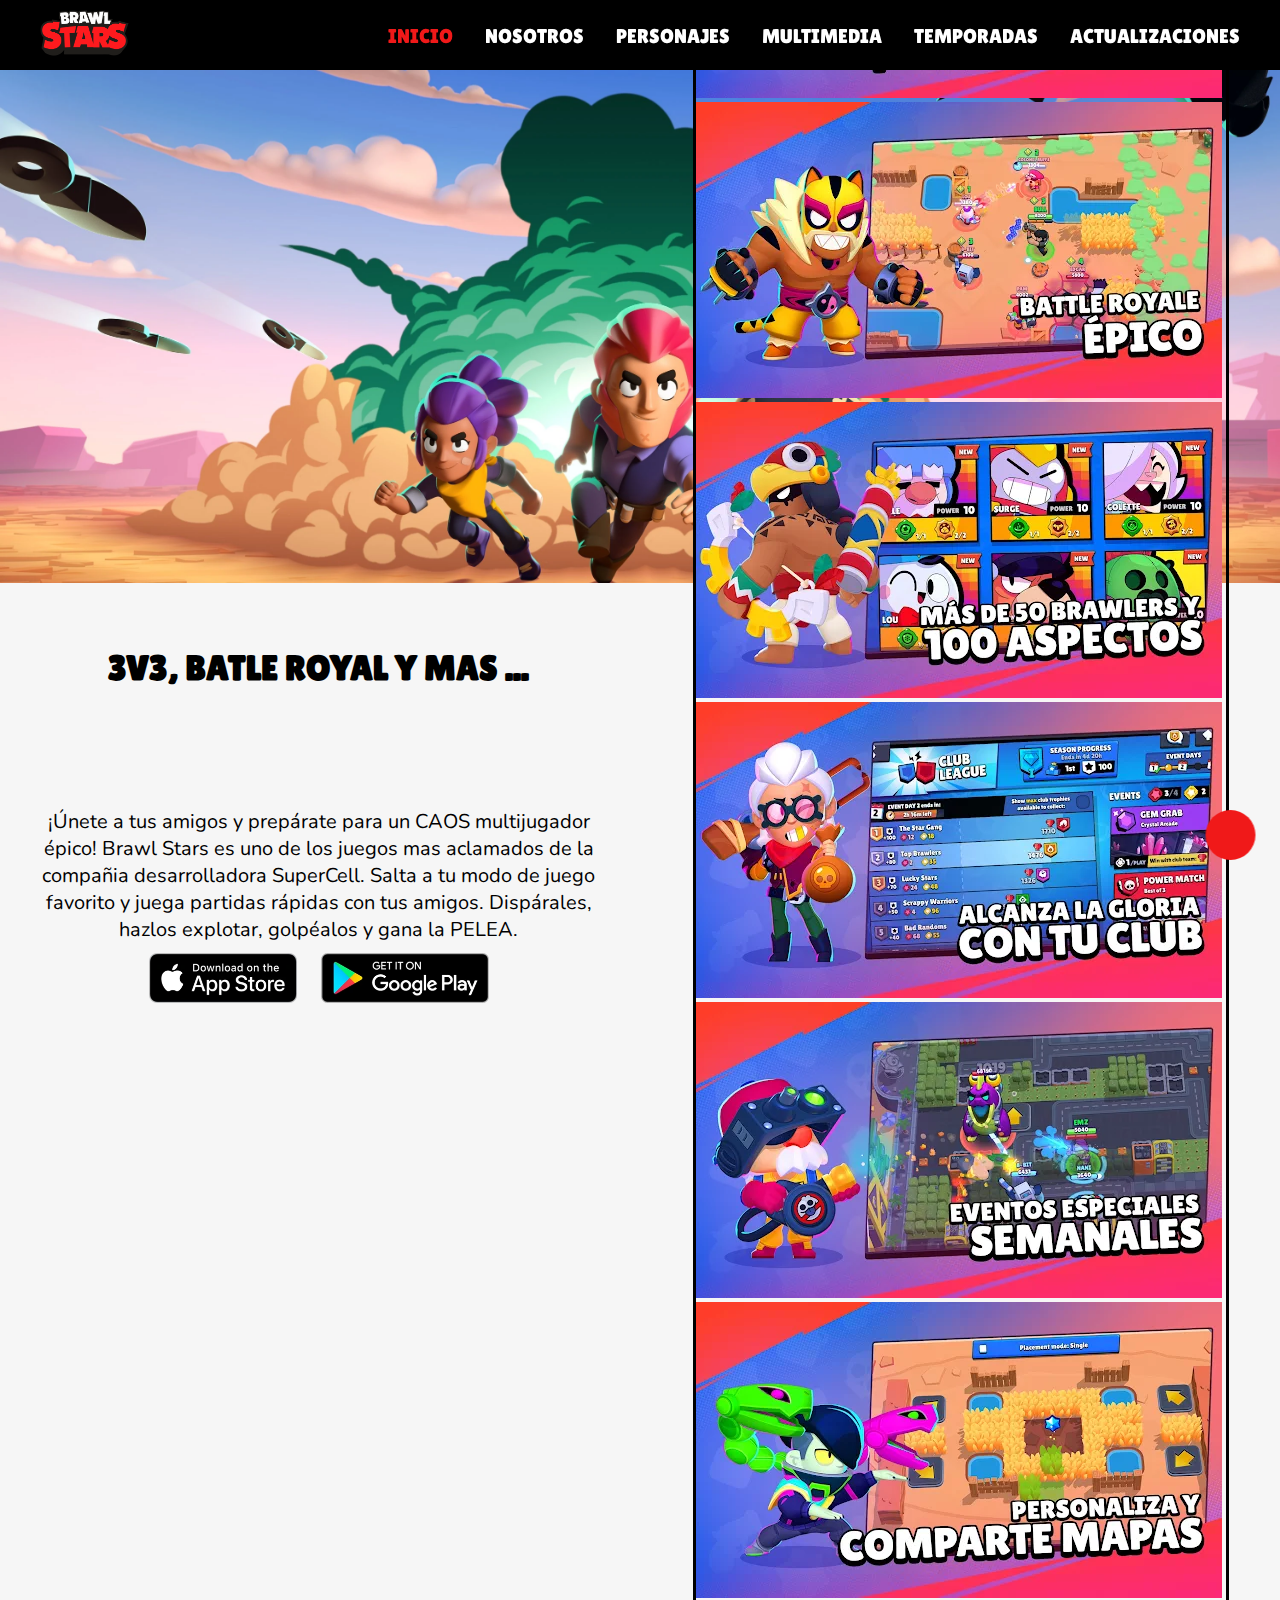
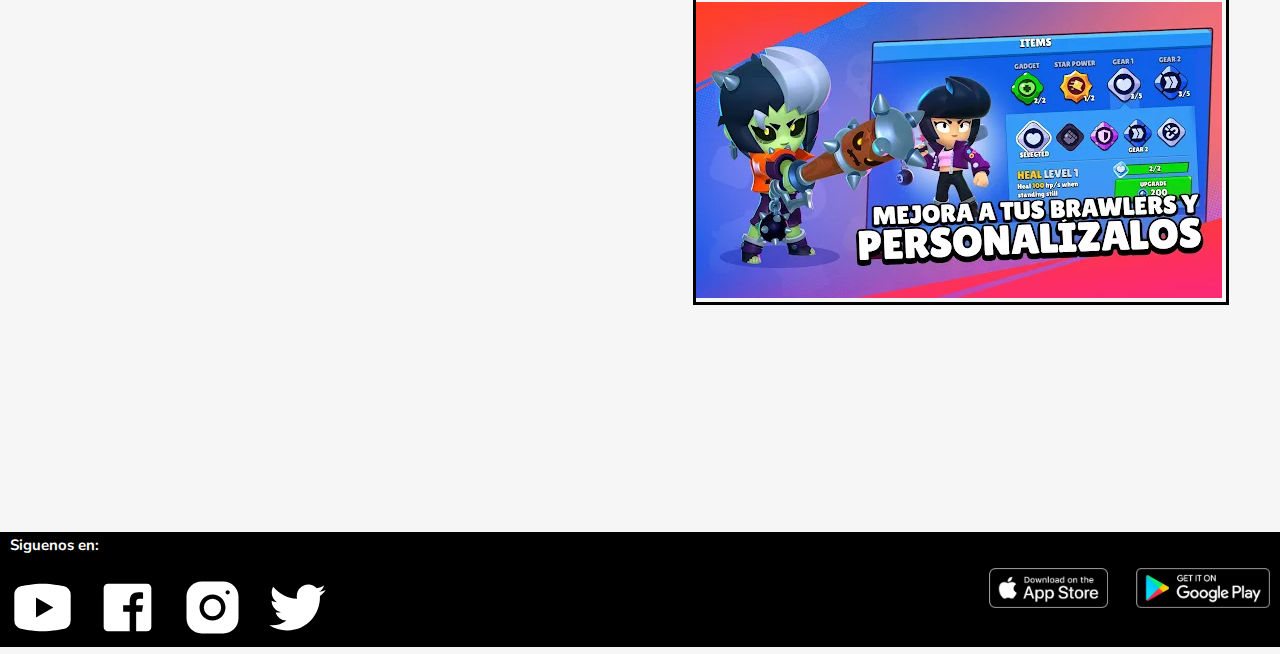
<file: index.html>
<!DOCTYPE html>
<html lang="en">
<head>
    <meta charset="UTF-8">
    <meta http-equiv="X-UA-Compatible" content="IE=edge">
    <meta name="viewport" content="width=device-width, initial-scale=1.0">
    <!-- FONT AWESOME -->
    <link rel="stylesheet" href="https://cdnjs.cloudflare.com/ajax/libs/font-awesome/6.4.0/css/all.min.css" integrity="sha512-iecdLmaskl7CVkqkXNQ/ZH/XLlvWZOJyj7Yy7tcenmpD1ypASozpmT/E0iPtmFIB46ZmdtAc9eNBvH0H/ZpiBw==" crossorigin="anonymous" referrerpolicy="no-referrer" />
    <!-- BOOTSTRAP -->
    <link href="https://cdn.jsdelivr.net/npm/bootstrap@5.0.2/dist/css/bootstrap.min.css" rel="stylesheet" integrity="sha384-EVSTQN3/azprG1Anm3QDgpJLIm9Nao0Yz1ztcQTwFspd3yD65VohhpuuCOmLASjC" crossorigin="anonymous">
    <!-- ANIMATE.CSS -->
    <link rel="stylesheet" href="./css/animate.css">
    <!-- HOVER.CSS -->
    <link rel="stylesheet" href="./css/hover.css">
    <!-- CSS - SASS -->
    <link rel="stylesheet" href="./css/sass.css">
    <!-- WOW.JS -->
    <script src="js/wow.min.js"></script>
        <script>
        new WOW().init();
        </script>
    <title>Brawl Stars</title>
    <link rel="icon" type="image/x-icon" href="./img/favicon-16x16.png">
    <meta name="description" content="Descarga Brawl Stars y conoce todo acerca del juego">
    <meta name="keywords" content="BRAWL, STARS, SUPERCELL, BATTLE, ROYAL, BRAWLERS, ATRAPA GEMAS, SUPERVIVENCIA, BALON BRAWL, CAZAESTELAR, ZONA RESTRINGIDA, ATRACO, MULTIMEDIA, TEMPORADAS, ACTUALIZACIONES">
</head>
<body>
    <!-- BARRA DE NAVEGACION -->
    <header>
        <nav>
            <div><a class="hvr-grow" href="./index.html"><img src="./img/logo-brawl-letras.png" alt="logo del juego brawl stars"></a></div>
            <div><a class="hvr-grow" href="./index.html"><img class="logoBrawl" src="./img/logo-brawl.png" alt="logo del juego brawl stars"></a></div>
            <ul>
                <li><a class="hvr-grow" id="op0" href="index.html">INICIO</a></li>
                <li><a class="hvr-grow" id="op1" href="./pages/nosotros.html">NOSOTROS</a></li>
                <li><a class="hvr-grow" id="op2" href="./pages/personajes.html">PERSONAJES</a></li>
                <li><a class="hvr-grow" id="op3" href="./pages/multimedia.html">MULTIMEDIA</a></li>
                <li><a class="hvr-grow" id="op4" href="./pages/temporadas.html">TEMPORADAS</a></li>
                <li><a class="hvr-grow" id="op5" href="./pages/actualizaciones.html">ACTUALIZACIONES</a></li>
            </ul>
            <!-- BOTON HAMBURGUESA NAVBAR -->
            <div class="toggle_btn"><i class="fa-solid fa-bars" style="color: #ffffff;"></i></div>
        </nav>
        <!-- MENU DESPLEGABLE NAVBAR -->
        <div class="menuDesplegable">
            <li><a href="index.html">INICIO</a></li>
            <li><a href="./pages/nosotros.html">NOSOTROS</a></li>
            <li><a href="./pages/personajes.html">PERSONAJES</a></li>
            <li><a href="./pages/multimedia.html">MULTIMEDIA</a></li>
            <li><a href="./pages/temporadas.html">TEMPORADAS</a></li>
            <li><a href="./pages/actualizaciones.html">ACTUALIZACIONES</a></li>
        </div>
    </header>
    <script>
        const toggleBtn = document.querySelector('.toggle_btn')
        const toggleBtnIcon = document.querySelector('.toggle_btn i')
        const menuDespliegue = document.querySelector('.menuDesplegable')

        toggleBtn.onclick = function (){
            menuDespliegue.classList.toggle('open')
            const isOpen = menuDespliegue.classList.contains('open')

            toggleBtnIcon.classList = isOpen
            ? 'fa-solid fa-xmark'
            : 'fa-solid fa-bars'
        }
    </script>
    <!-- SUMARIO -->
    <section class="barraSumario">
        <!-- BOTON DEL SUMARIO -->
        <div class="botonSumario hvr-rectangle-out"><i class="fa-solid fa-book" style="color: #ffffff;"></i></div>
    </section>
    <!-- MENU DESPLEGABLE SUMARIO -->
    <div class="sumarioDesplegable">
        <li><a href="#titlePrinc">3V3, BATLE ROYAL Y MAS ...</a></li>
        <li><a href="#title2">SIEMPRE AL DIA</a></li>
        <li><a href="#title3">CONOCE MAS</a></li>
    </div>
    <script>
        const botonSum = document.querySelector('.botonSumario')
        const botonSumIcon = document.querySelector('.botonSumario i')
        const sumDespliegue = document.querySelector('.sumarioDesplegable')

        botonSum.onclick = function (){
            sumDespliegue.classList.toggle('open')
            const isOpen = sumDespliegue.classList.contains('open')

            botonSumIcon.classList = isOpen
            ? 'fa-solid fa-xmark'
            : 'fa-solid fa-book'
        }
    </script>
    <!-- MAIN -->
    <main>
        <div class="contPortada"><img class="portada" src="./img/portada3-brawl.jpg" alt="portada del juego brawl stars"></div>
        <section class="contenedorMain wow fadeInUpBig">
            <h1 id="titlePrinc" class="contMain tituloMain">3V3, BATLE ROYAL Y MAS ...</h1>
            <section class="contMain contenidoMain">
                <p class="parrafoMain">
                    ¡Únete a tus amigos y prepárate para un CAOS multijugador épico!
                    Brawl Stars es uno de los juegos mas aclamados de la compañia desarrolladora SuperCell. 
                    Salta a tu modo de juego favorito y juega partidas rápidas con tus amigos. 
                    Dispárales, hazlos explotar, golpéalos y gana la PELEA.<br>
                    <a target="_blank" href="https://apps.apple.com/us/app/brawl-stars/id1229016807">
                        <img class="descargasP hvr-grow-shadow" src="./img/app-store-link.webp" alt="redirección a la app store">
                    </a>
                    <a target="_blank" href="https://play.google.com/store/apps/details?id=com.supercell.brawlstars&hl=en">
                        <img class="descargasP hvr-grow-shadow" src="./img/google-play-link.webp" alt="redirección a la play store">
                    </a>
                </p>
            </section>
            <!-- CAROUSEL BOOTSTRAP -->
            <section class="contMain carouselMain">
                <div id="carouselExampleIndicators" class="carousel carousel-dark slide" data-bs-ride="carousel">
                    <div class="carousel-indicators">
                        <button type="button" data-bs-target="#carouselExampleIndicators" data-bs-slide-to="0" class="active" aria-current="true" aria-label="Slide 1"></button>
                        <button type="button" data-bs-target="#carouselExampleIndicators" data-bs-slide-to="1" aria-label="Slide 2"></button>
                        <button type="button" data-bs-target="#carouselExampleIndicators" data-bs-slide-to="2" aria-label="Slide 3"></button>
                        <button type="button" data-bs-target="#carouselExampleIndicators" data-bs-slide-to="3" aria-label="Slide 4"></button>
                        <button type="button" data-bs-target="#carouselExampleIndicators" data-bs-slide-to="4" aria-label="Slide 5"></button>
                        <button type="button" data-bs-target="#carouselExampleIndicators" data-bs-slide-to="5" aria-label="Slide 6"></button>
                        <button type="button" data-bs-target="#carouselExampleIndicators" data-bs-slide-to="6" aria-label="Slide 7"></button>
                    </div>
                    <div class="carousel-inner">
                        <div class="carousel-item active" data-bs-interval="5000">
                            <img src="./img/balon-brawl.webp" class="d-block w-100" alt="modo de juego balon brawl">
                        </div>
                        <div class="carousel-item" data-bs-interval="5000">
                            <img src="./img/battle-royal.webp" class="d-block w-100" alt="modo de juego battle royal">
                        </div>
                        <div class="carousel-item" data-bs-interval="5000">
                            <img src="./img/brawlers.webp" class="d-block w-100" alt="muchos brawlers y aspectos">
                        </div>
                        <div class="carousel-item" data-bs-interval="5000">
                            <img src="./img/clubs.webp" class="d-block w-100" alt="clubs">
                        </div>
                        <div class="carousel-item" data-bs-interval="5000">
                            <img src="./img/eventos-semanales.webp" class="d-block w-100" alt="eventos semanales">
                        </div>
                        <div class="carousel-item" data-bs-interval="5000">
                            <img src="./img/mapas-perzonalizados.webp" class="d-block w-100" alt="mapas personalizados">
                        </div>
                        <div class="carousel-item" data-bs-interval="5000">
                            <img src="./img/perzonalizar-brawl.webp" class="d-block w-100" alt="personalizar brawlers">
                        </div>
                    </div>
                </div>
            </section>
        </section>
    </main>

    <section class="contenedorNews wow fadeInUpBig">
        <div class="gimageNews"><img class="imageNews" src="./img/news-brawl.webp" alt="noticias dentro del juego"></div>
        <section class="textoNews">
            <h2 id="title2" class="tituloNews">SIEMPRE AL DIA</h2>
            <p class="parrafoNews">
                Para mantenerte al tanto de Brawl Stars, no pierdas de vista la sección de noticias del juego. 
                Síguenos en las redes sociales para conocer las últimas charlas y 
                adelantos sobre en qué está trabajando el equipo. No seas un extraño y únete a la conversación.
            </p>
        </section>
    </section>

    <article class="contenedorConoce wow fadeInUpBig">
        <img class="superCell" src="./img/supercell.webp" alt="portada de supercell">
        <div class="centrado">
            <h2 id="title3" class="tituloConoce">CONOCE MAS</h2>
            <p class="parrafoConoce">
                Si quieres conoces mas juegos divertidos,
                sigue en todas sus redes sociales a SuperCell y enterate de todo lo nuevo que desarrolla.
            </p>
        </div>
        <img class="superCell2" src="./img/supercell3.png" alt="portada de supercell">
    </article>
    <footer>
        <article>
            <h3>Siguenos en:</h3>
            <div class="allRedes">
                <a target="_blank" href="https://www.youtube.com/@BrawlStars">
                    <img class="redes1" src="./img/logo-youtube-blanco.svg" alt="logo de youtube">
                </a>
                <a target="_blank" href="https://www.facebook.com/brawlstarsspanish">
                    <img class="redes1" src="./img/logo-facebook-blanco.svg" alt="logo de facebook">
                </a>
                <a target="_blank" href="https://www.instagram.com/brawlstars/">
                    <img class="redes1" src="./img/logo-instagram-blanco.svg" alt="logo de instagram">
                </a>
                <a target="_blank" href="https://twitter.com/BrawlStarsES">
                    <img class="redes1" src="./img/logo-twitter-blanco.svg" alt="logo de twiter">
                </a>
            </div>
        </article>
        <article class="descargar">
            <a target="_blank" href="https://apps.apple.com/us/app/brawl-stars/id1229016807">
                <img class="descargas" src="./img/app-store-link.webp" alt="descargar desde la app store">
            </a>
            <a target="_blank" href="https://play.google.com/store/apps/details?id=com.supercell.brawlstars&hl=en">
                <img class="descargas" src="./img/google-play-link.webp" alt="descargar desde la play store">
            </a>
        </article>
    </footer>
    <script src="https://cdn.jsdelivr.net/npm/bootstrap@5.0.2/dist/js/bootstrap.bundle.min.js" integrity="sha384-MrcW6ZMFYlzcLA8Nl+NtUVF0sA7MsXsP1UyJoMp4YLEuNSfAP+JcXn/tWtIaxVXM" crossorigin="anonymous"></script>
    <script type="text/javascript">
        window.onload = function(){
            document.getElementById("op0").style.color = "#f01919";
        }
    </script>
</body>
</html>
</file>
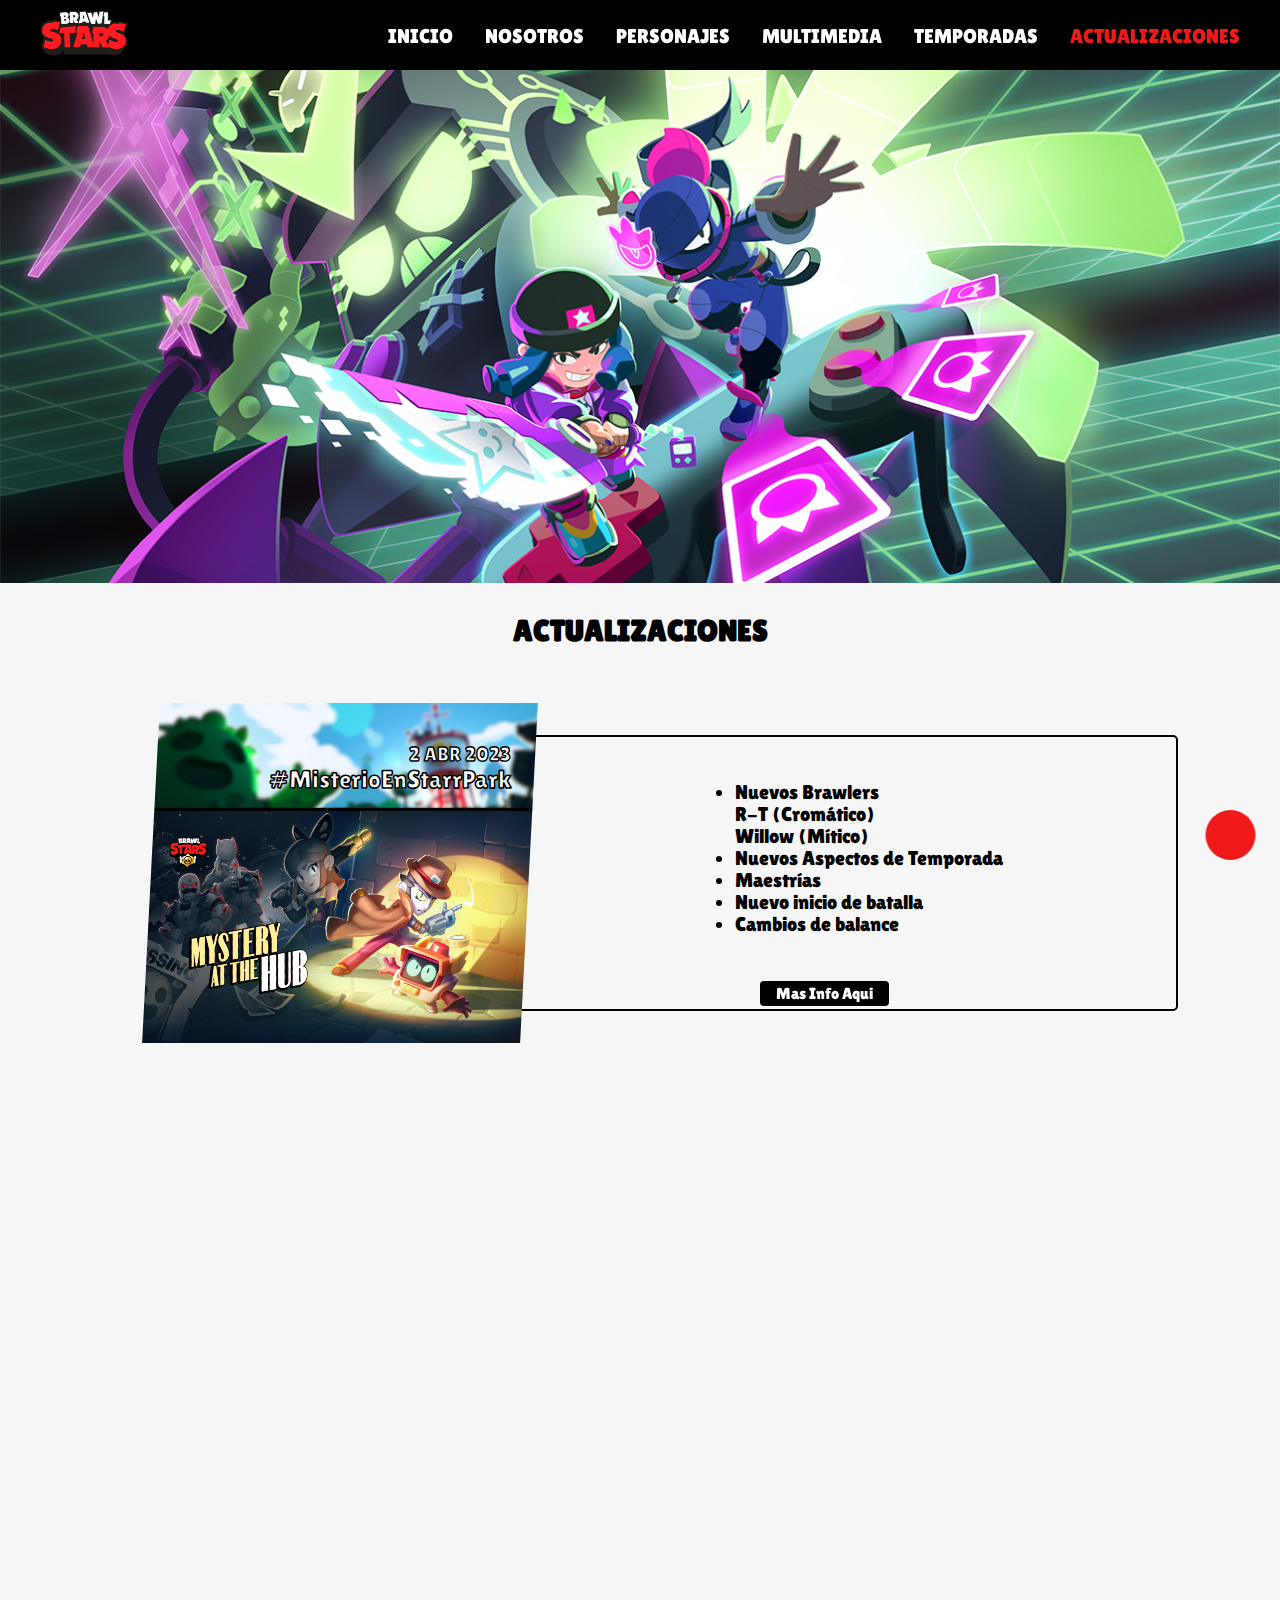
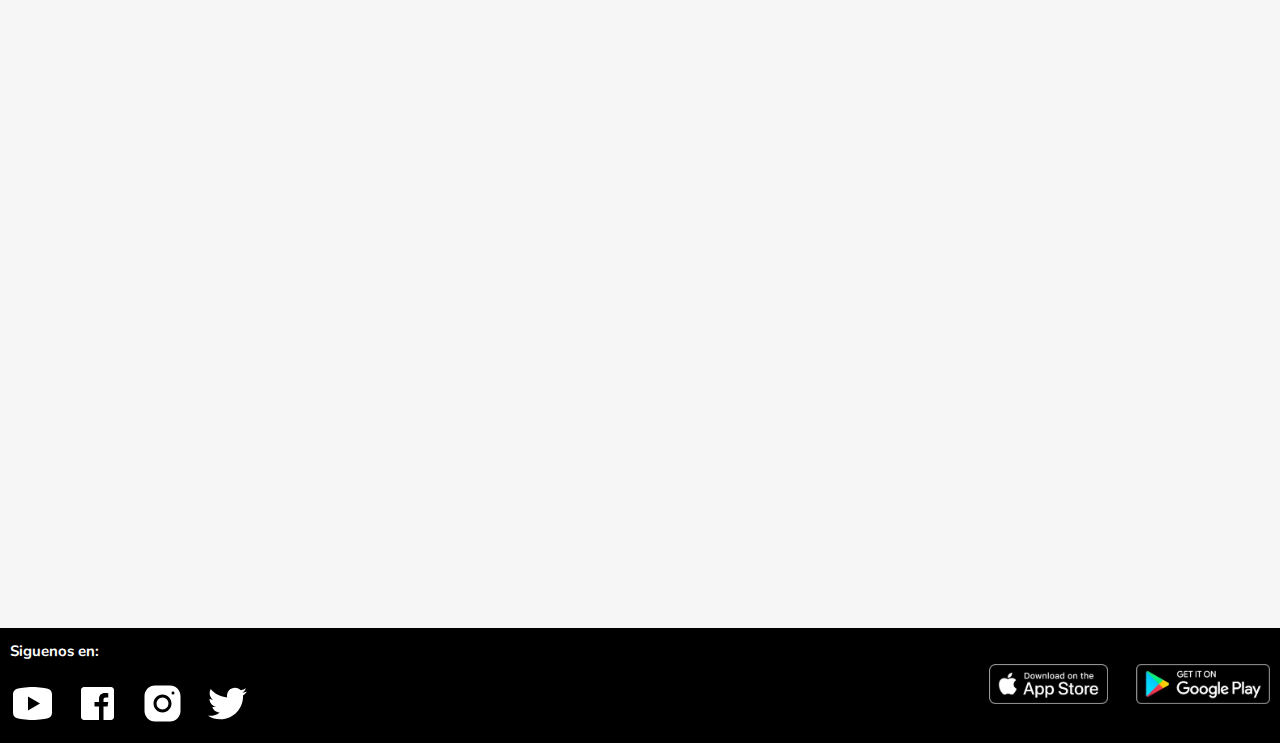
<file: pages/actualizaciones.html>
<!DOCTYPE html>
<html lang="en">
<head>
    <meta charset="UTF-8">
    <meta http-equiv="X-UA-Compatible" content="IE=edge">
    <meta name="viewport" content="width=device-width, initial-scale=1.0">
    <!-- FONT AWESOME -->
    <link rel="stylesheet" href="https://cdnjs.cloudflare.com/ajax/libs/font-awesome/6.4.0/css/all.min.css" integrity="sha512-iecdLmaskl7CVkqkXNQ/ZH/XLlvWZOJyj7Yy7tcenmpD1ypASozpmT/E0iPtmFIB46ZmdtAc9eNBvH0H/ZpiBw==" crossorigin="anonymous" referrerpolicy="no-referrer" />
    <!-- ANIMATE.CSS -->
    <link rel="stylesheet" href="../css/animate.css">
    <!-- HOVER.CSS -->
    <link rel="stylesheet" href="../css/hover.css">
    <!-- CSS - SASS -->
    <link rel="stylesheet" href="../css/sass.css">
    <!-- WOW.JS -->
    <script src="../js/wow.min.js"></script>
        <script>
        new WOW().init();
        </script>
    <title>Brawl Stars | Actualizaciones</title>
    <link rel="icon" type="image/x-icon" href="../img/favicon-16x16.png">
    <meta name="description" content="Descarga Brawl Stars y conoce todo acerca del juego">
    <meta name="keywords" content="BRAWL, STARS, SUPERCELL, BATTLE, ROYAL, BRAWLERS, ATRAPA GEMAS, SUPERVIVENCIA, BALON BRAWL, CAZAESTELAR, ZONA RESTRINGIDA, ATRACO, MULTIMEDIA, TEMPORADAS, ACTUALIZACIONES">
</head>
<body>
    <!-- BARRA DE NAVEGACION -->
    <header>
        <nav>
            <div><a class="hvr-grow" href="../index.html"><img src="../img/logo-brawl-letras.png" alt="logo del juego brawl stars"></a></div>
            <div><a class="hvr-grow" href="../index.html"><img class="logoBrawl" src="../img/logo-brawl.png" alt="logo del juego brawl stars"></a></div>
            <ul>
                <li><a class="hvr-grow" id="op0" href="../index.html">INICIO</a></li>
                <li><a class="hvr-grow" id="op1" href="./nosotros.html">NOSOTROS</a></li>
                <li><a class="hvr-grow" id="op2" href="./personajes.html">PERSONAJES</a></li>
                <li><a class="hvr-grow" id="op3" href="./multimedia.html">MULTIMEDIA</a></li>
                <li><a class="hvr-grow" id="op4" href="./temporadas.html">TEMPORADAS</a></li>
                <li><a class="hvr-grow" id="op5" href="./actualizaciones.html">ACTUALIZACIONES</a></li>
            </ul>
            <!-- BOTON HAMBURGUESA NAVBAR -->
            <div class="toggle_btn"><i class="fa-solid fa-bars" style="color: #ffffff;"></i></div>
        </nav>
        <!-- MENU DESPLEGABLE NAVBAR -->
        <div class="menuDesplegable">
            <li><a href="../index.html">INICIO</a></li>
            <li><a href="./nosotros.html">NOSOTROS</a></li>
            <li><a href="./personajes.html">PERSONAJES</a></li>
            <li><a href="./multimedia.html">MULTIMEDIA</a></li>
            <li><a href="./temporadas.html">TEMPORADAS</a></li>
            <li><a href="./actualizaciones.html">ACTUALIZACIONES</a></li>
        </div>
    </header> 
    <script>
        const toggleBtn = document.querySelector('.toggle_btn')
        const toggleBtnIcon = document.querySelector('.toggle_btn i')
        const menuDespliegue = document.querySelector('.menuDesplegable')

        toggleBtn.onclick = function (){
            menuDespliegue.classList.toggle('open')
            const isOpen = menuDespliegue.classList.contains('open')

            toggleBtnIcon.classList = isOpen
            ? 'fa-solid fa-xmark'
            : 'fa-solid fa-bars'
        }
    </script>
    <!-- SUMARIO -->
    <section class="barraSumario">
        <!-- BOTON DEL SUMARIO -->
        <div class="botonSumario hvr-rectangle-out"><i class="fa-solid fa-book" style="color: #ffffff;"></i></div>
    </section>
    <!-- MENU DESPLEGABLE SUMARIO -->
    <div class="sumarioDesplegable">
        <li><a href="#titlePrinc">ACTUALIZACIONES</a>
            <ul>
                <li><a href="#temp17">#MisterioEnStarrPark - 2 ABR 2023</a></li>
                <li><a href="#temp16">#Chuchelandia - 26 ENE 2023</a></li>
                <li><a href="#temp15">#EstaciónFantasmal - 15 NOV 2022</a></li>
                <li><a href="#temp14">#LaFábricaDeRobots - 19 SEPT 2022</a></li>
            </ul>
        </li>
    </div>
    <script>
        const botonSum = document.querySelector('.botonSumario')
        const botonSumIcon = document.querySelector('.botonSumario i')
        const sumDespliegue = document.querySelector('.sumarioDesplegable')

        botonSum.onclick = function (){
            sumDespliegue.classList.toggle('open')
            const isOpen = sumDespliegue.classList.contains('open')

            botonSumIcon.classList = isOpen
            ? 'fa-solid fa-xmark'
            : 'fa-solid fa-book'
        }
    </script>
    <main>
        <div class="contPortada"><img class="portada" src="../img/loading_screen_05.png.png" alt="portada de actualizaciones"></div>
        <h1 id="titlePrinc">ACTUALIZACIONES</h1>
    </main>

    <section class="contActualizaciones">
        <div class="contAct diecisiete wow fadeInLeft">
            <div class="imageAct">
                <div class="tituloAct">
                    <h4 id="temp17">2 ABR 2023</h4>
                    <h4 class="nombreAct">#MisterioEnStarrPark</h4>
                </div>
                <div class="bannerAct"><img src="../img/temp17act.png" alt="temporada misterios en star park"></div>
            </div>
            <div class="infoAct">
                <ul>
                    <li>Nuevos Brawlers<br>R-T (Cromático)<br>Willow (Mítico)</li>
                    <li>Nuevos Aspectos de Temporada</li>
                    <li>Maestrías</li>
                    <li>Nuevo inicio de batalla</li>
                    <li>Cambios de balance</li>
                </ul>
                <div class="contButton"><a target="_blank" href="https://supercell.com/en/games/brawlstars/es/blog/release-notes/misterioenstarrpark-notas-de-actualizacion/" class="button hvr-sweep-to-right">Mas Info Aqui</a></div>
            </div>
        </div>
        <div class="contAct dieciseis wow fadeInRight">
            <div class="imageAct">
                <div class="tituloAct">
                    <h4 id="temp16">
                        26 ENE 2023
                    </h4>
                    <h4 class="nombreAct">
                        #Chuchelandia
                    </h4>
                </div>
                <div class="bannerAct">
                    <img src="../img/temp16act.png" alt="temporada chuchelandia">
                </div>
            </div>
            <div class="infoAct">
                <ul>
                    <li>Nuevos Brawlers<br> Mandy (Cromático) <br>Gray (Mítico) <br>Chester (Legendario)</li>
                    <li>Nuevos Aspectos de Temporada</li>
                    <li>Brawlidad Siniestra</li>
                    <li>Año Nuevo lunar del 2023</li>
                    <li>Camino Starr</li>
                    <li>Cambios de balance</li>
                </ul>
                <div class="contButton">
                    <a target="_blank" href="https://supercell.com/en/games/brawlstars/es/blog/release-notes/chuchelandia-notas-de-actualizaci%C3%B3n/" class="button hvr-sweep-to-right">Mas Info Aqui</a>
                </div>
            </div>
        </div>
        <div class="contAct quince wow fadeInLeft">
            <div class="imageAct">
                <div class="tituloAct">
                    <h4 id="temp15">
                        15 NOV 2022
                    </h4>
                    <h4 class="nombreAct">
                        #EstaciónFantasmal
                    </h4>
                </div>
                <div class="bannerAct">
                    <img src="../img/temp15act.png" alt="temporada estación fantasmal">
                </div>
            </div>
            <div class="infoAct">
                <ul>
                    <li>Nuevo Brawler<br> Buster (Cromático)</li>
                    <li>Nuevos Aspectos de Temporada</li>
                    <li>Cambios de los refuerzos</li>
                    <li>Sistema de Reportes - 1.0</li>
                    <li>Cambios de balance</li>
                </ul>
                <div class="contButton">
                    <a target="_blank" href="https://supercell.com/en/games/brawlstars/es/blog/release-notes/estaci%C3%B3nfantasmal-notas-de-actualizaci%C3%B3n/" class="button hvr-sweep-to-right">Mas Info Aqui</a>
                </div>
            </div>
        </div>
        <div class="contAct catorce wow fadeInRight">
            <div class="imageAct">
                <div class="tituloAct">
                    <h4 id="temp14">
                        19 SEPT 2022
                    </h4>
                    <h4 class="nombreAct">
                        #LaFábricaDeRobots
                    </h4>
                </div>
                <div class="bannerAct">
                    <img src="../img/temp14act.png" alt="temporada fábrica de robots">
                </div>
            </div>
            <div class="infoAct">
                <ul>
                    <li>Nuevos Brawlers<br> Sam (Cromático) <br> Gus (Super Especial)</li>
                    <li>Nuevos Aspectos de Temporada</li>
                    <li>Nuevos gadgets</li>
                    <li>Nuevas reacciones animadas</li>
                    <li>Cambios de balance</li>
                </ul>
                <div class="contButton">
                    <a target="_blank" href="https://supercell.com/en/games/brawlstars/es/blog/release-notes/f%C3%A1bricaderobots-notas-de-actualizaci%C3%B3n-1/" class="button hvr-sweep-to-right">Mas Info Aqui</a>
                </div>
            </div>
        </div>
    </section>

    <footer>
        <article>
            <h3>
                Siguenos en:
            </h3>
            <div class="allRedes">
                <a target="_blank" href="https://www.youtube.com/@BrawlStars">
                    <img class="redes2" src="../img/logo-youtube-blanco.svg" alt="logo de youtube">
                </a>
                <a target="_blank" href="https://www.facebook.com/brawlstarsspanish">
                    <img class="redes2" src="../img/logo-facebook-blanco.svg" alt="logo de facebook">
                </a>
                <a target="_blank" href="https://www.instagram.com/brawlstars/">
                    <img class="redes2" src="../img/logo-instagram-blanco.svg" alt="logo de instagram">
                </a>
                <a target="_blank" href="https://twitter.com/BrawlStarsES">
                    <img class="redes2" src="../img/logo-twitter-blanco.svg" alt="logo de twiter">
                </a>
            </div>    
        </article>
        <article class="descargar">
            <a target="_blank" href="https://apps.apple.com/us/app/brawl-stars/id1229016807">
                <img class="descargas" src="../img/app-store-link.webp" alt="descargar desde la app store">
            </a>
            <a target="_blank" href="https://play.google.com/store/apps/details?id=com.supercell.brawlstars&hl=en">
                <img class="descargas" src="../img/google-play-link.webp" alt="descargar desde la play store">
            </a>
        </article>
    </footer>
    <script type="text/javascript">
        window.onload = function(){
            document.getElementById("op5").style.color = "#f01919";
        }
    </script>
</body>
</html>
</file>
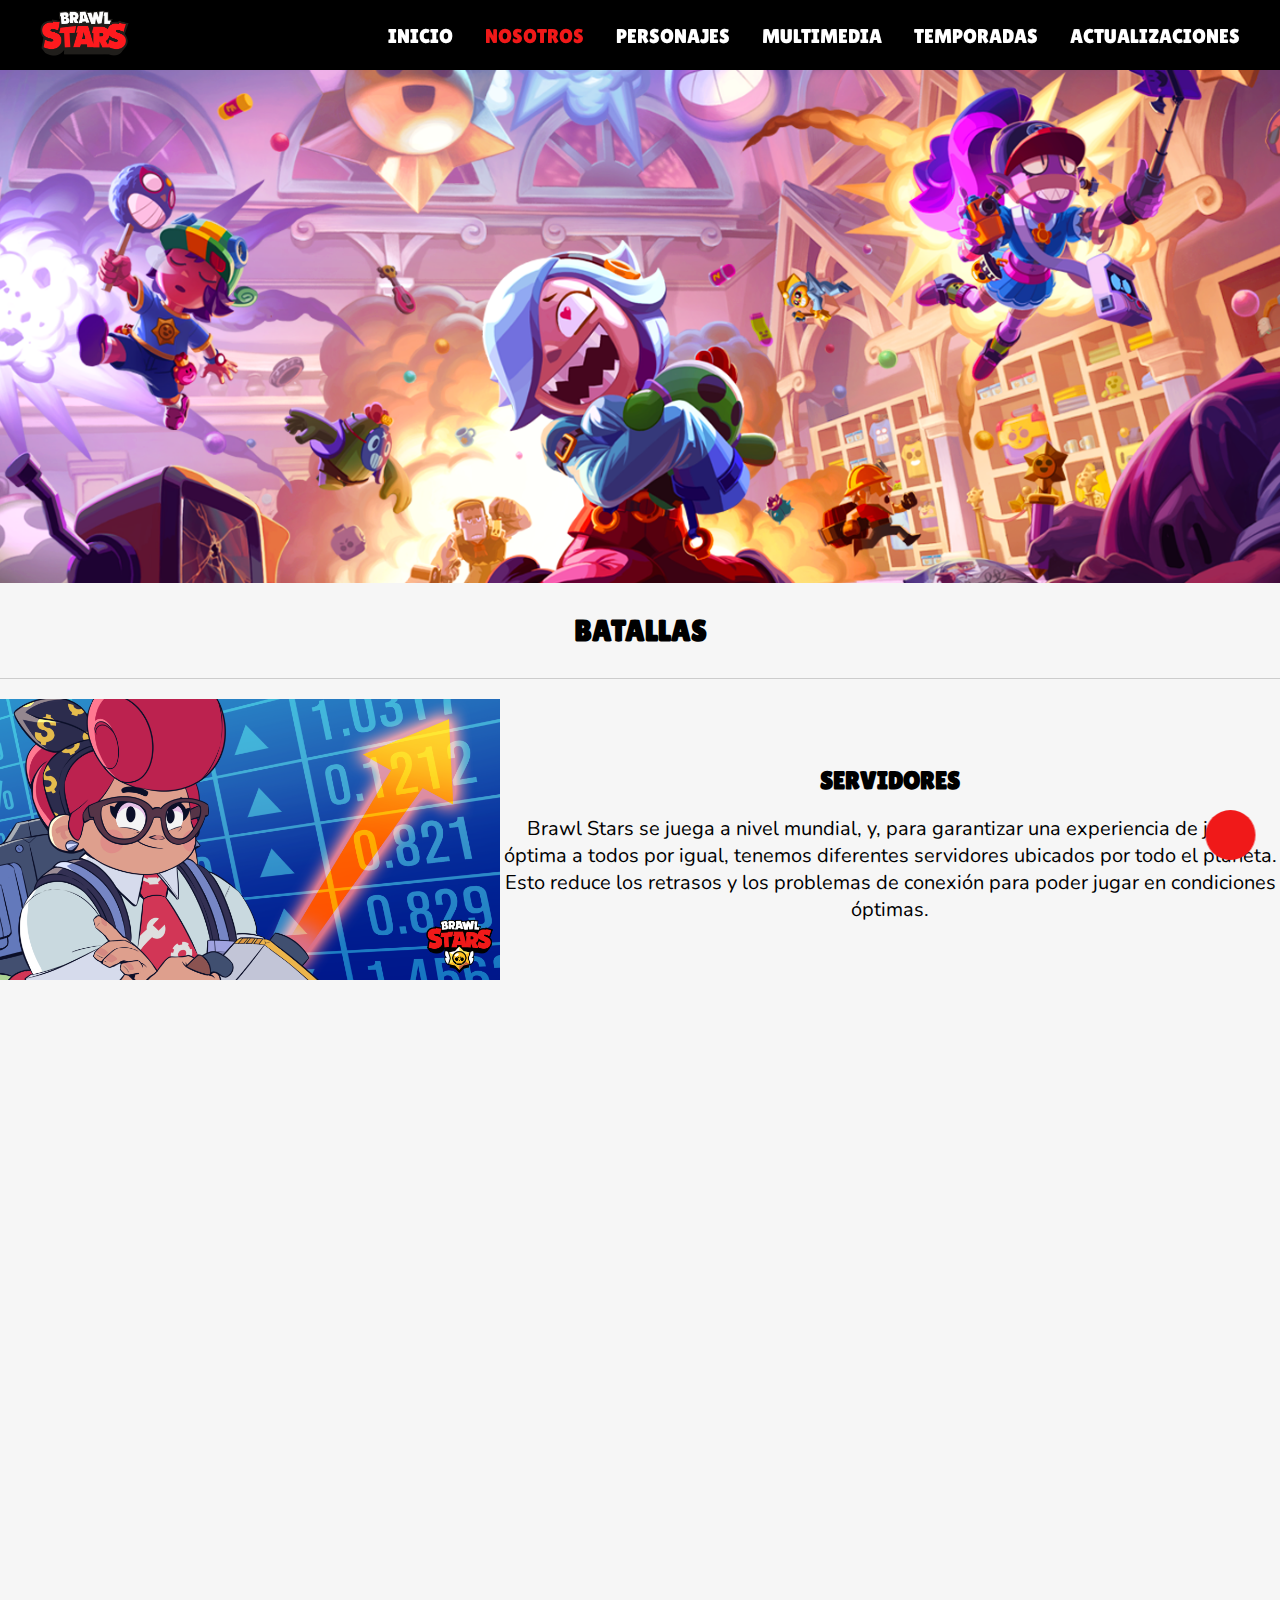
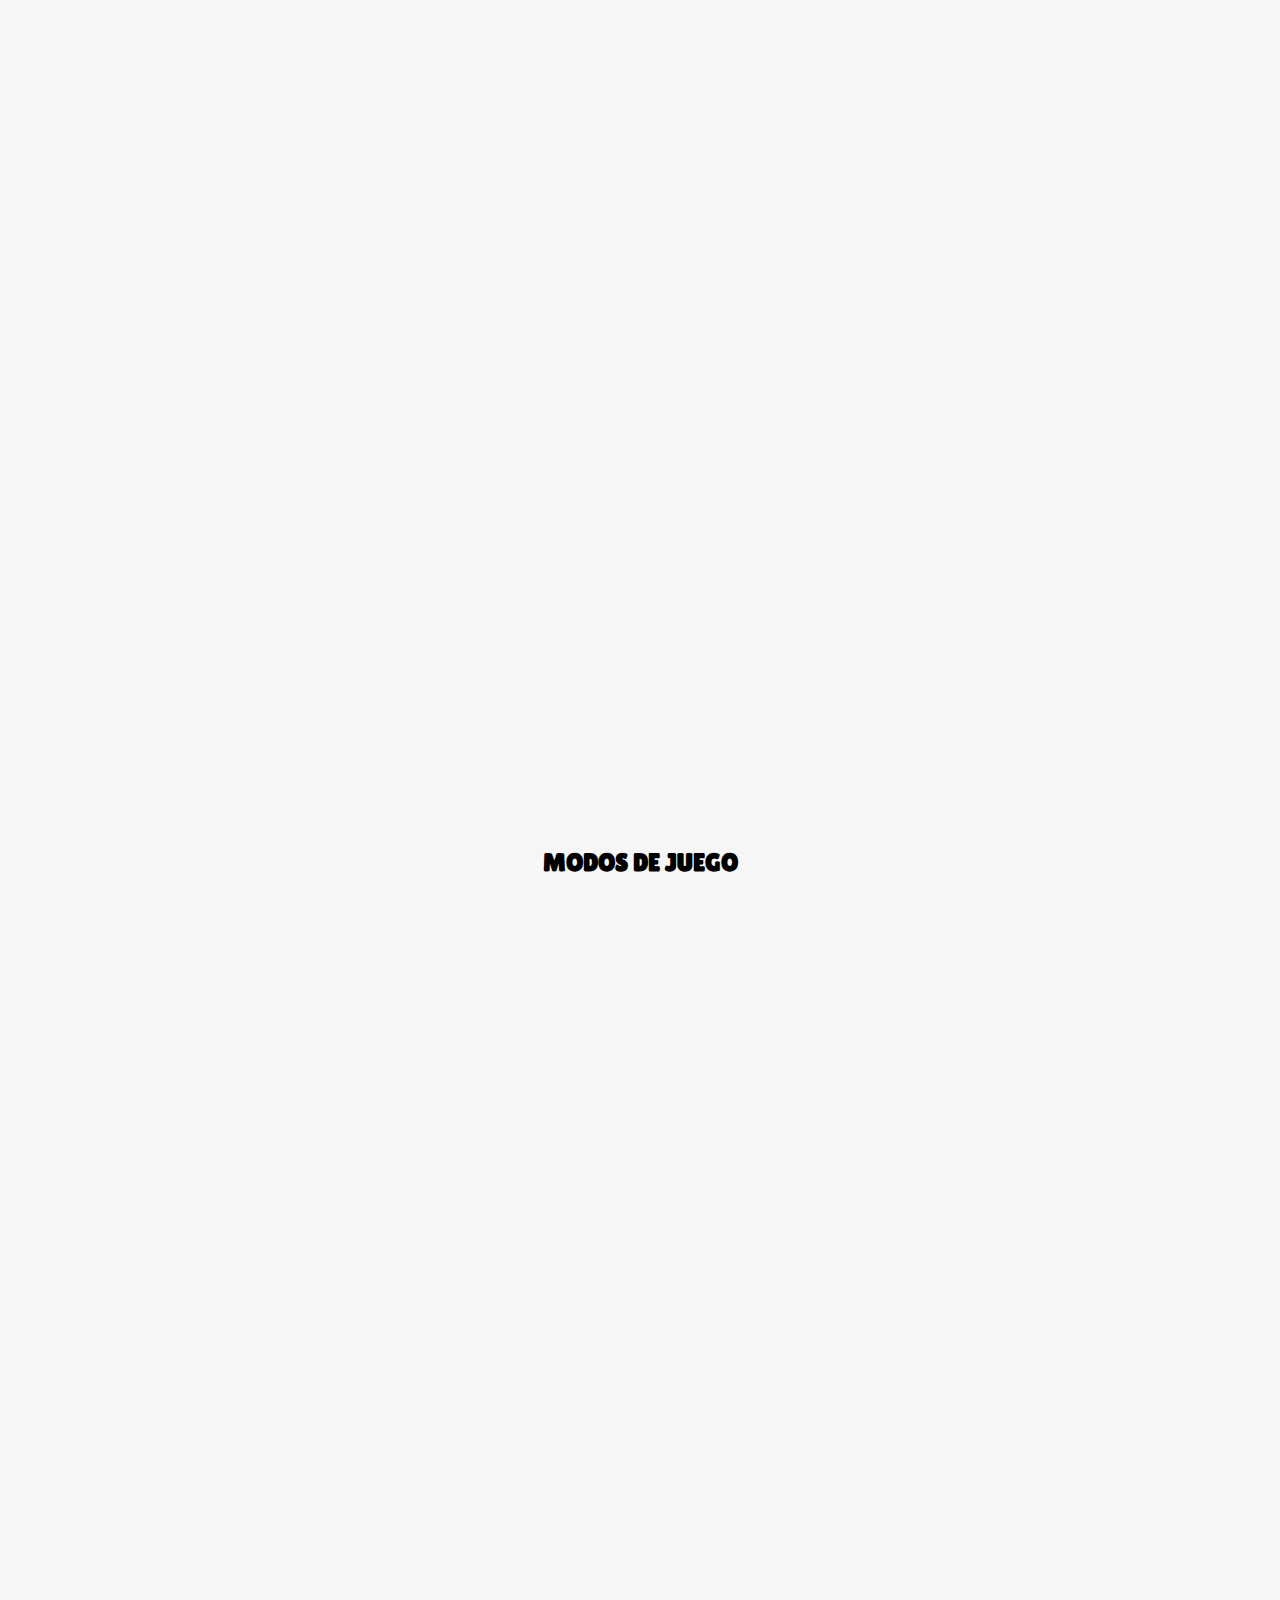
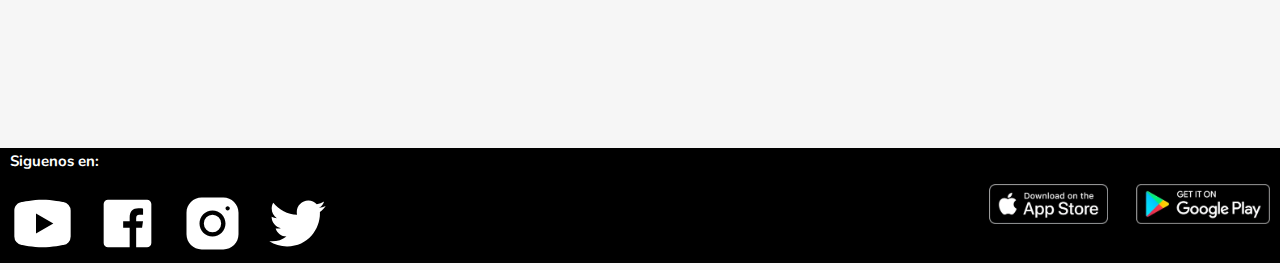
<file: pages/nosotros.html>
<!DOCTYPE html>
<html lang="en">
<head>
    <meta charset="UTF-8">
    <meta http-equiv="X-UA-Compatible" content="IE=edge">
    <meta name="viewport" content="width=device-width, initial-scale=1.0">
    <!-- FONT AWESOME -->
    <link rel="stylesheet" href="https://cdnjs.cloudflare.com/ajax/libs/font-awesome/6.4.0/css/all.min.css" integrity="sha512-iecdLmaskl7CVkqkXNQ/ZH/XLlvWZOJyj7Yy7tcenmpD1ypASozpmT/E0iPtmFIB46ZmdtAc9eNBvH0H/ZpiBw==" crossorigin="anonymous" referrerpolicy="no-referrer" />
    <!-- BOOSTRAP -->
    <link href="https://cdn.jsdelivr.net/npm/bootstrap@5.0.2/dist/css/bootstrap.min.css" rel="stylesheet" integrity="sha384-EVSTQN3/azprG1Anm3QDgpJLIm9Nao0Yz1ztcQTwFspd3yD65VohhpuuCOmLASjC" crossorigin="anonymous">
    <!-- ANIMATE.CSS -->
    <link rel="stylesheet" href="../css/animate.css">
    <!-- HOVER.CSS -->
    <link rel="stylesheet" href="../css/hover.css">
    <!-- CSS - SASS -->
    <link rel="stylesheet" href="../css/sass.css">
    <!-- WOW.JS -->
    <script src="../js/wow.min.js"></script>
        <script>
        new WOW().init();
        </script>
    <title>Brawl Stars | Nosotros</title>
    <link rel="icon" type="image/x-icon" href="../img/favicon-16x16.png">
    <meta name="description" content="Descarga Brawl Stars y conoce todo acerca del juego">
    <meta name="keywords" content="BRAWL, STARS, SUPERCELL, BATTLE, ROYAL, BRAWLERS, ATRAPA GEMAS, SUPERVIVENCIA, BALON BRAWL, CAZAESTELAR, ZONA RESTRINGIDA, ATRACO, MULTIMEDIA, TEMPORADAS, ACTUALIZACIONES">
</head>
<body>
    <!-- BARRA DE NAVEGACION -->
    <header>
        <nav>
            <div><a class="hvr-grow" href="../index.html"><img src="../img/logo-brawl-letras.png" alt="logo del juego brawl stars"></a></div>
            <div><a class="hvr-grow" href="../index.html"><img class="logoBrawl" src="../img/logo-brawl.png" alt="logo del juego brawl stars"></a></div>
            <ul>
                <li><a class="hvr-grow" id="op0" href="../index.html">INICIO</a></li>
                <li><a class="hvr-grow" id="op1" href="./nosotros.html">NOSOTROS</a></li>
                <li><a class="hvr-grow" id="op2" href="./personajes.html">PERSONAJES</a></li>
                <li><a class="hvr-grow" id="op3" href="./multimedia.html">MULTIMEDIA</a></li>
                <li><a class="hvr-grow" id="op4" href="./temporadas.html">TEMPORADAS</a></li>
                <li><a class="hvr-grow" id="op5" href="./actualizaciones.html">ACTUALIZACIONES</a></li>
            </ul>
            <!-- BOTON HAMBURGUESA NAVBAR -->
            <div class="toggle_btn"><i class="fa-solid fa-bars" style="color: #ffffff;"></i></div>
        </nav>
        <!-- MENU DESPLEGABLE NAVBAR -->
        <div class="menuDesplegable">
            <li><a href="../index.html">INICIO</a></li>
            <li><a href="./nosotros.html">NOSOTROS</a></li>
            <li><a href="./personajes.html">PERSONAJES</a></li>
            <li><a href="./multimedia.html">MULTIMEDIA</a></li>
            <li><a href="./temporadas.html">TEMPORADAS</a></li>
            <li><a href="./actualizaciones.html">ACTUALIZACIONES</a></li>
        </div>
    </header>
    <script>
        const toggleBtn = document.querySelector('.toggle_btn')
        const toggleBtnIcon = document.querySelector('.toggle_btn i')
        const menuDespliegue = document.querySelector('.menuDesplegable')

        toggleBtn.onclick = function (){
            menuDespliegue.classList.toggle('open')
            const isOpen = menuDespliegue.classList.contains('open')

            toggleBtnIcon.classList = isOpen
            ? 'fa-solid fa-xmark'
            : 'fa-solid fa-bars'
        }
    </script>
    <!-- SUMARIO -->
    <section class="barraSumario">
        <!-- BOTON DEL SUMARIO -->
        <div class="botonSumario hvr-rectangle-out"><i class="fa-solid fa-book" style="color: #ffffff;"></i></div>
    </section>
    <!-- MENU DESPLEGABLE SUMARIO -->
    <div class="sumarioDesplegable">
        <li><a href="#titlePrinc">SERVIDORES</a></li>
        <li><a href="#title2">MODOS DE JUEGOS</a></li>
    </div>
    <script>
        const botonSum = document.querySelector('.botonSumario')
        const botonSumIcon = document.querySelector('.botonSumario i')
        const sumDespliegue = document.querySelector('.sumarioDesplegable')

        botonSum.onclick = function (){
            sumDespliegue.classList.toggle('open')
            const isOpen = sumDespliegue.classList.contains('open')

            botonSumIcon.classList = isOpen
            ? 'fa-solid fa-xmark'
            : 'fa-solid fa-book'
        }
    </script>
    <main>
        <div class="contPortada"><img class="portada" src="../img/portada-giftshop.png" alt="portada de la pagina noosotros"></div>
        <h1>BATALLAS</h1>
        <section class="contenedorServidores wow fadeInLeft">
            <img class="imageServidores" src="../img/servidores.png" alt="servidores del juego">
            <section class="textoServidores">
                <h2 id="titlePrinc" class="tituloServidores">SERVIDORES</h2>
                <p class="parrafoServidores">
                    Brawl Stars se juega a nivel mundial, y, para garantizar una experiencia de juego óptima a todos por igual, tenemos diferentes servidores ubicados por todo el planeta. Esto reduce los retrasos y los problemas de conexión para poder jugar en condiciones óptimas.
                </p>
            </section>
        </section>
    </main>

    <section class="contenedorServidores2 wow fadeInRight">
        <p class="parrafoServidores2">
            Siempre nos esforzamos por ofrecer a nuestros jugadores el mejor sistema de emparejamiento posible. Debido a que Brawl Stars es, en esencia, diferente a otros juegos de Supercell, hay diversos factores que hay que tener en cuenta en lo que al emparejamiento se refiere.
        </p>
        <section class="carouselServidores2">
            <div id="carouselExampleCaptions" class="carousel carousel-dark slide" data-bs-ride="carousel">
                <div class="carousel-indicators">
                    <button type="button" data-bs-target="#carouselExampleCaptions" data-bs-slide-to="0" class="active" aria-current="true" aria-label="Slide 1"></button>
                    <button type="button" data-bs-target="#carouselExampleCaptions" data-bs-slide-to="1" aria-label="Slide 2"></button>
                    <button type="button" data-bs-target="#carouselExampleCaptions" data-bs-slide-to="2" aria-label="Slide 3"></button>
                    <button type="button" data-bs-target="#carouselExampleCaptions" data-bs-slide-to="3" aria-label="Slide 4"></button>
                </div>
                <div class="carousel-inner">
                    <div class="carousel-item active" data-bs-interval="8000">
                        <img class="imagesCarousel" src="../img/emparejamiento-individual2.png" class="d-block w-100" alt="emparejamiento individual">
                        <img class="imagesCarousel2" src="../img/emparejamiento-individual3.png" class="d-block w-100" alt="emparejamiento individual">
                        <div class="carousel-caption d-none d-md-block">
                            <h5 class="tituloCarousel">Emparejamiento Individual</h5>
                            <p class="parrafoCarausel">Se basa en los trofeos del brawler seleccionado</p>
                        </div>
                    </div>
                    <div class="carousel-item" data-bs-interval="8000">
                        <img class="imagesCarousel" src="../img/emparejamiento-modo-equipo2.png" class="d-block w-100" alt="emparejamiento de equipos">
                        <img class="imagesCarousel2" src="../img/emparejamiento-modo-equipo3.png" class="d-block w-100" alt="emparejamiento de equipos">
                        <div class="carousel-caption d-none d-md-block">
                            <h5 class="tituloCarousel">Emparejamiento de Equipos</h5>
                            <p class="parrafoCarausel">Se basa en el brawler que tenga la mayor cantidad de trofeos en el equipo</p>
                        </div>
                    </div>
                    <div class="carousel-item" data-bs-interval="8000">
                        <img class="imagesCarousel" class="" src="../img/ubicacion-region2.png" class="d-block w-100" alt="Ubicación y Región">
                        <img class="imagesCarousel2" src="../img/ubicacion-region3.png" class="d-block w-100" alt="Ubicación y Región">
                        <div class="carousel-caption d-none d-md-block">
                            <h5 class="tituloCarousel">Ubicación y Región</h5>
                            <p class="parrafoCarausel">Se prioriza las búsquedas de jugadores en la misma región</p>
                        </div>
                    </div>
                    <div class="carousel-item" data-bs-interval="8000">
                        <img class="imagesCarousel" src="../img/brawler-duplicado2.png" class="d-block w-100" alt="brawlers duplicados">
                        <img class="imagesCarousel2" src="../img/brawler-duplicado3.png" class="d-block w-100" alt="brawlers duplicados">
                        <div class="carousel-caption d-none d-md-block">
                            <h5 class="tituloCarousel">Brawlers Duplicados</h5>
                            <p class="parrafoCarausel">El sistema no permite a los jugadores de un mismo equipo usar el mismo brawler</p>
                        </div>
                    </div>
                </div>
                <button class="carousel-control-prev" type="button" data-bs-target="#carouselExampleCaptions" data-bs-slide="prev">
                    <span class="carousel-control-prev-icon" aria-hidden="true"></span>
                    <span class="visually-hidden">Previous</span>
                </button>
                <button class="carousel-control-next" type="button" data-bs-target="#carouselExampleCaptions" data-bs-slide="next">
                    <span class="carousel-control-next-icon" aria-hidden="true"></span>
                    <span class="visually-hidden">Next</span>
                </button>
            </div>
        </section>
    </section>

    <h2 id="title2">MODOS DE JUEGO</h2>
    <section class="contenedorModos wow fadeInUp">
        <img class="imageGenio" src="../img/genio-malvado.png" alt="personaje genio">
        <p class="parrafoModos">
            Brawl Stars ofrece una gran variedad de modos de juego divididos en distintos huecos de eventos que se actualizan a diario y ofrecen nuevos mapas o modos. <br>
            Al participar en eventos, conseguirás trofeos, puntos de maestría y fichas. 
        </p>
        <img class="imageTick" src="../img/tick-cangrejo.png" alt="personaje tick">
        <img class="imageElprimo" src="../img/baner-primo.png" alt="baner del personaje el primo">
    </section>

    <section class="contenedorJuegos">
        <section class="juego atrapaGemas wow fadeInUp">
            <img class="image Gemas" src="../img/atrapagemas.png" alt="modo de juego atrapa gemas">
            <div class="textoJuegos">
                <h3 class="tituloJuegos">ATRAPA GEMAS</h3>
                <p class="parrafoJuegos">
                    Es una batalla 3c3 en la que el objetivo es tener 10 gemas en tu poder antes de que acabe la partida. Cuando se acabe el tiempo, el equipo que haya conseguido acumular más gemas gana.
                </p>
            </div>
        </section>
        <section class="juego supervivencia wow fadeInUp">
            <img class="image Supervivencia" src="../img/supervivencia.png" alt="modo de juego supervivencia">
            <div class="textoJuegos">
                <h3 class="tituloJuegos">SUPERVIVENCIA (SOLO Y DÚO)</h3>
                <p class="parrafoJuegos">
                    Juega en solitario o de a dos y trata de sobrevivir a esta agitada batalla campal.
                </p>
            </div>
        </section>
        <section class="juego balonBrawl wow fadeInUp">
            <img class="image balonbrawl" src="../img/balonbrawl.png" alt="modo de juego balon brawl">
            <div class="textoJuegos">
                <h3 class="tituloJuegos">BALON BRAWL</h3>
                <p class="parrafoJuegos">
                    ¡Marca un gol en la portería del equipo rival! Marca 2 goles para ganar.
                </p>
            </div>
        </section>
        <section class="juego cazaEstelar wow fadeInUp">
            <img class="image cazaestelar" src="../img/cazaestelar.png" alt="modo de juego caza estelar">
            <div class="textoJuegos">
                <h3 class="tituloJuegos">CAZA ESTELAR</h3> 
                <p class="parrafoJuegos">
                    Una batalla 3c3 en la que tendrás que derrotar a tus rivales para cazar el mayor número de estrellas. Si se produce un empate, la estrella azul servirá para desempatar. 
                </p>
            </div>
        </section>
        <section class="juego zonaRestringida wow fadeInUp">
            <img class="image zonarestringida" src="../img/ubicacion-region.png" alt="modo de juego zona restringida">
            <div class="textoJuegos">
                <h3 class="tituloJuegos">ZONA RESTRIGIDA</h3>
                <p class="parrafoJuegos">
                    Una batalla 3c3 en la que deberás controlar una o más zonas antes que el equipo rival para ganar.
                </p>
            </div>
        </section>
        <section class="juego atraco wow fadeInUp">
            <img class="image atraco1" src="../img/atraco.png" alt="modo de juego atraco">
            <div class="textoJuegos">
                <h3 class="tituloJuegos">ATRACO</h3>
                <p class="parrafoJuegos">
                    Una contienda 3c3 en la que tendrás que destrozar la caja fuerte del equipo rival antes de que destruyan la tuya.
                </p>
            </div>
        </section>
    </section>

    <footer>
        <article>
            <h3>Siguenos en:</h3>
            <div class="allRedes">
                <a target="_blank" href="https://www.youtube.com/@BrawlStars">
                    <img class="redes1" src="../img/logo-youtube-blanco.svg" alt="logo de youtube">
                </a>
                <a target="_blank" href="https://www.facebook.com/brawlstarsspanish">
                    <img class="redes1" src="../img/logo-facebook-blanco.svg" alt="logo de facebook">
                </a>
                <a target="_blank" href="https://www.instagram.com/brawlstars/">
                    <img class="redes1" src="../img/logo-instagram-blanco.svg" alt="logo de instagram">
                </a>
                <a target="_blank" href="https://twitter.com/BrawlStarsES">
                    <img class="redes1" src="../img/logo-twitter-blanco.svg" alt="logo de twiter">
                </a>
            </div>
        </article>
        <article class="descargar">
            <a target="_blank" href="https://apps.apple.com/us/app/brawl-stars/id1229016807">
                <img class="descargas" src="../img/app-store-link.webp" alt="descargar desde la app store">
            </a>
            <a target="_blank" href="https://play.google.com/store/apps/details?id=com.supercell.brawlstars&hl=en">
                <img class="descargas" src="../img/google-play-link.webp" alt="descargar desde la play store">
            </a>
        </article>
    </footer>
    <script src="https://cdn.jsdelivr.net/npm/bootstrap@5.0.2/dist/js/bootstrap.bundle.min.js" integrity="sha384-MrcW6ZMFYlzcLA8Nl+NtUVF0sA7MsXsP1UyJoMp4YLEuNSfAP+JcXn/tWtIaxVXM" crossorigin="anonymous"></script>
    <script type="text/javascript">
        window.onload = function(){
            document.getElementById("op1").style.color = "#f01919";
        }
    </script>
</body>
</html>
</file>
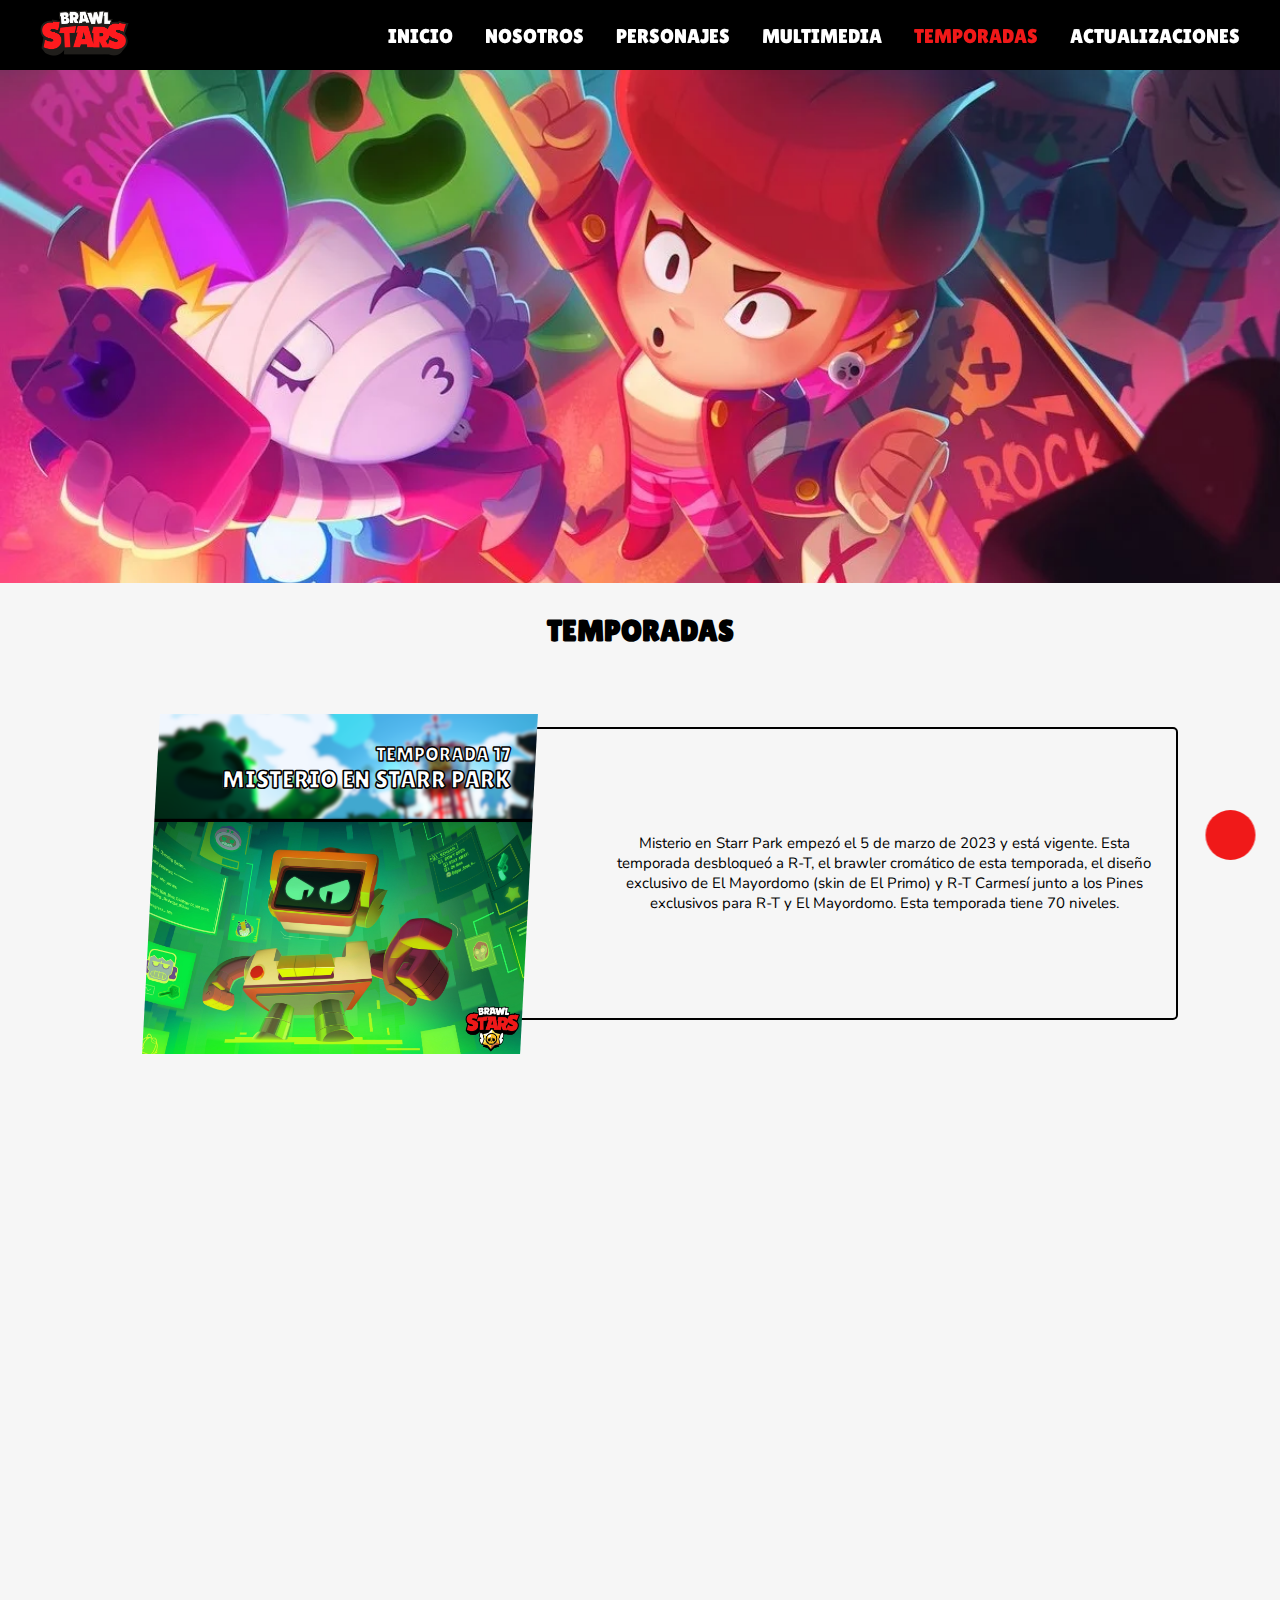
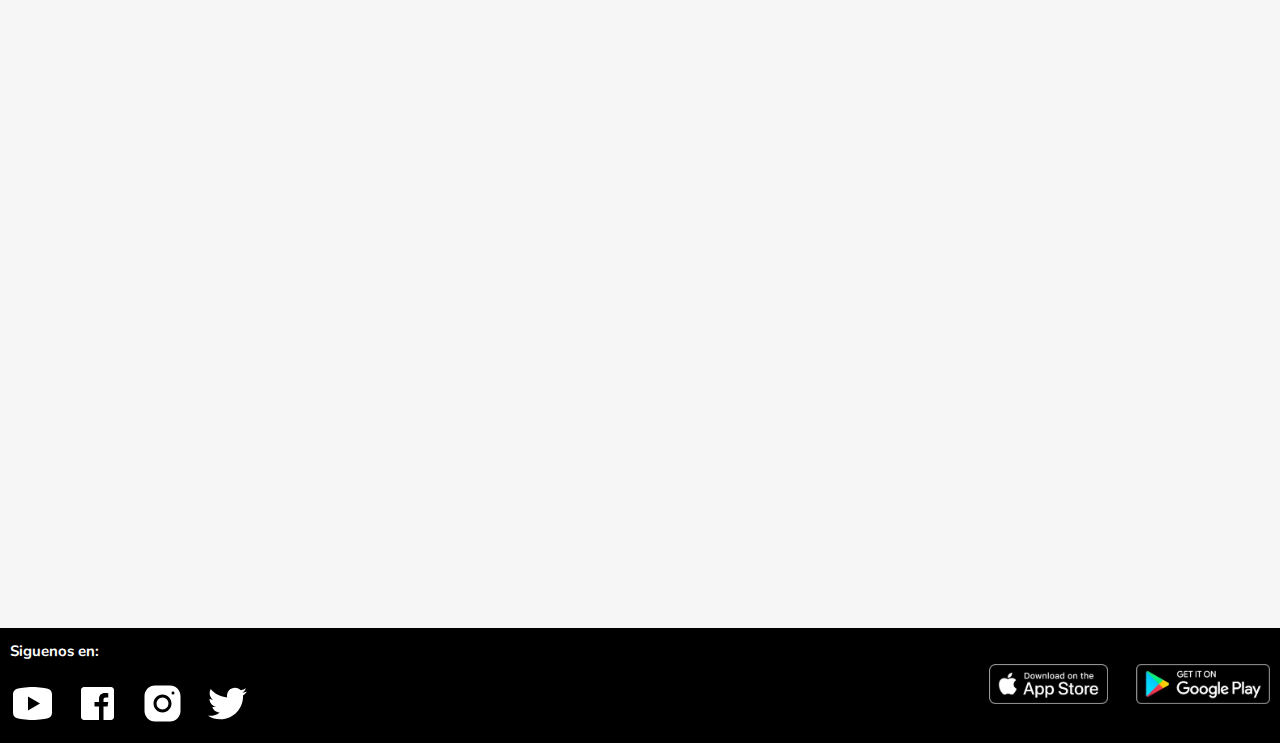
<file: pages/temporadas.html>
<!DOCTYPE html>
<html lang="en">
<head>
    <meta charset="UTF-8">
    <meta http-equiv="X-UA-Compatible" content="IE=edge">
    <meta name="viewport" content="width=device-width, initial-scale=1.0">
    <!-- FONT AWESOME -->
    <link rel="stylesheet" href="https://cdnjs.cloudflare.com/ajax/libs/font-awesome/6.4.0/css/all.min.css" integrity="sha512-iecdLmaskl7CVkqkXNQ/ZH/XLlvWZOJyj7Yy7tcenmpD1ypASozpmT/E0iPtmFIB46ZmdtAc9eNBvH0H/ZpiBw==" crossorigin="anonymous" referrerpolicy="no-referrer" />
    <!-- ANIMATE.CSS -->
    <link rel="stylesheet" href="../css/animate.css">
    <!-- HOVER.CSS -->
    <link rel="stylesheet" href="../css/hover.css">
    <!-- CSS - SASS -->
    <link rel="stylesheet" href="../css/sass.css">
    <!-- WOW.JS -->
    <script src="../js/wow.min.js"></script>
        <script>
        new WOW().init();
        </script>
    <title>Brawl Stars | Temporadas</title>
    <link rel="icon" type="image/x-icon" href="../img/favicon-16x16.png">
    <meta name="description" content="Descarga Brawl Stars y conoce todo acerca del juego">
    <meta name="keywords" content="BRAWL, STARS, SUPERCELL, BATTLE, ROYAL, BRAWLERS, ATRAPA GEMAS, SUPERVIVENCIA, BALON BRAWL, CAZAESTELAR, ZONA RESTRINGIDA, ATRACO, MULTIMEDIA, TEMPORADAS, ACTUALIZACIONES">
</head>
<body>
    <!-- BARRA DE NAVEGACION -->
    <header>
        <nav>
            <div><a class="hvr-grow" href="../index.html"><img src="../img/logo-brawl-letras.png" alt="logo del juego brawl stars"></a></div>
            <div><a class="hvr-grow" href="../index.html"><img class="logoBrawl" src="../img/logo-brawl.png" alt="logo del juego brawl stars"></a></div>
            <ul>
                <li><a class="hvr-grow" id="op0" href="../index.html">INICIO</a></li>
                <li><a class="hvr-grow" id="op1" href="./nosotros.html">NOSOTROS</a></li>
                <li><a class="hvr-grow" id="op2" href="./personajes.html">PERSONAJES</a></li>
                <li><a class="hvr-grow" id="op3" href="./multimedia.html">MULTIMEDIA</a></li>
                <li><a class="hvr-grow" id="op4" href="./temporadas.html">TEMPORADAS</a></li>
                <li><a class="hvr-grow" id="op5" href="./actualizaciones.html">ACTUALIZACIONES</a></li>
            </ul>
            <!-- BOTON HAMBURGUESA NAVBAR -->
            <div class="toggle_btn"><i class="fa-solid fa-bars" style="color: #ffffff;"></i></div>
        </nav>
        <!-- MENU DESPLEGABLE NAVBAR -->
        <div class="menuDesplegable">
            <li><a href="../index.html">INICIO</a></li>
            <li><a href="./nosotros.html">NOSOTROS</a></li>
            <li><a href="./personajes.html">PERSONAJES</a></li>
            <li><a href="./multimedia.html">MULTIMEDIA</a></li>
            <li><a href="./temporadas.html">TEMPORADAS</a></li>
            <li><a href="./actualizaciones.html">ACTUALIZACIONES</a></li>
        </div>
    </header>
    <script>
        const toggleBtn = document.querySelector('.toggle_btn')
        const toggleBtnIcon = document.querySelector('.toggle_btn i')
        const menuDespliegue = document.querySelector('.menuDesplegable')

        toggleBtn.onclick = function (){
            menuDespliegue.classList.toggle('open')
            const isOpen = menuDespliegue.classList.contains('open')

            toggleBtnIcon.classList = isOpen
            ? 'fa-solid fa-xmark'
            : 'fa-solid fa-bars'
        }
    </script>
    <!-- SUMARIO -->
    <section class="barraSumario">
        <!-- BOTON DEL SUMARIO -->
        <div class="botonSumario hvr-rectangle-out"><i class="fa-solid fa-book" style="color: #ffffff;"></i></div>
    </section>
    <!-- MENU DESPLEGABLE SUMARIO -->
    <div class="sumarioDesplegable">
        <li><a href="#titlePrinc">TEMPORADAS</a>
            <ul>
                <li><a href="#temp17">MISTERIO EN STARR PARK - TEMP. 17</a></li>
                <li><a href="#temp16">CHUCHELANDIA - TEMP. 16</a></li>
                <li><a href="#temp15">ESTACIÓN FANTASMAL - TEMP. 15</a></li>
                <li><a href="#temp14">LA FÁBRICA DE ROBOTS - TEMP. 14</a></li>
            </ul>
        </li>
    </div>
    <script>
        const botonSum = document.querySelector('.botonSumario')
        const botonSumIcon = document.querySelector('.botonSumario i')
        const sumDespliegue = document.querySelector('.sumarioDesplegable')

        botonSum.onclick = function (){
            sumDespliegue.classList.toggle('open')
            const isOpen = sumDespliegue.classList.contains('open')

            botonSumIcon.classList = isOpen
            ? 'fa-solid fa-xmark'
            : 'fa-solid fa-book'
        }
    </script>
    <main>
        <div class="contPortada"><img class="portada" src="../img/temporada-brawl-stars.webp" alt="portada de temporadas"></div>
        <h1 id="titlePrinc">
            TEMPORADAS 
        </h1>
    </main>
    <section class="contTemporadas">
        <div class="contTemp diecisiete wow fadeInLeft">
            <div class="imageTemp">
                <div class="tituloTemp">
                    <h4 id="temp17">TEMPORADA 17</h4>
                    <h4 class="nombreTemp">MISTERIO EN STARR PARK</h4>
                </div>
                <div class="banner"><img src="../img/temporada17.png" alt="temporada misterios en star park"></div>
            </div>
            <div class="infoTemp">
                <p>Misterio en Starr Park empezó el 5 de marzo de 2023 y está vigente. Esta temporada desbloqueó a R-T, el brawler cromático de esta temporada, el diseño exclusivo de El Mayordomo (skin de El Primo) y R-T Carmesí junto a los Pines exclusivos para R-T y El Mayordomo. Esta temporada tiene 70 niveles.</p>
            </div>
        </div>
        <div class="contTemp dieciseis wow fadeInRight">
            <div class="imageTemp">
                <div class="tituloTemp">
                    <h4 id="temp16">
                        TEMPORADA 16
                    </h4>
                    <h4 class="nombreTemp">
                        CHUCHELANDIA
                    </h4>
                </div>
                <div class="banner">
                    <img src="../img/temporada16.png" alt="temporada chuchelandia">
                </div>
            </div>
            <div class="infoTemp">
                <p>
                    Chuchelandia tuvo lugar entre el 5 de enero de 2023 hasta el 5 de marzo de 2023. Esta temporada desbloqueó a Mandy, el diseño exclusivo de Nita Gominola y Mandy Magmática junto a los Pines exclusivos para Mandy y Nita Gominola. Esta temporada tenía 70 niveles.
                </p>
            </div>
        </div>
        <div class="contTemp quince wow fadeInLeft">
            <div class="imageTemp">
                <div class="tituloTemp">
                    <h4 id="temp15">
                        TEMPORADA 15
                    </h4>
                    <h4 class="nombreTemp">
                        ESTACIÓN FANTASMAL
                    </h4>
                </div>
                <div class="banner">
                    <img src="../img/temporada15.png" alt="temporada estación fantasmal">
                </div>
            </div>
            <div class="infoTemp">
                <p>
                    Estación Fantasmal tuvo lugar entre el 5 de noviembre de 2022 hasta el 5 de enero de 2023. Esta temporada desbloqueó a Buster, el diseño exclusivo de Penny Reino Mapache y Buster Motosierra junto a los Pines exclusivos para Buster y Buster Motosierra. Esta temporada tenía 70 niveles.
                </p>
            </div>
        </div>
        <div class="contTemp catorce wow fadeInRight">
            <div class="imageTemp">
                <div class="tituloTemp">
                    <h4 id="temp14">
                        TEMPORADA 14
                    </h4>
                    <h4 class="nombreTemp">
                        LA FÁBRICA DE ROBOTS
                    </h4>
                </div>
                <div class="banner">
                    <img src="../img/temporada14.png" alt="temporada fábrica de robots">
                </div>
            </div>
            <div class="infoTemp">
                <p>
                    La Fábrica de Robots tuvo lugar entre el 5 de septiembre de 2022 hasta el 5 de noviembre de 2022. Esta temporada desbloqueó a Sam, el diseño exclusivo de Poco Forajido y Sam César junto a los Pines exclusivos para Sam y Sam César. Esta temporada tenía 70 niveles.
                </p>
            </div>
        </div>
    </section>

    <footer>
        <article>
            <h3>
                Siguenos en:
            </h3>
            <div class="allRedes">
                <a target="_blank" href="https://www.youtube.com/@BrawlStars">
                    <img class="redes2" src="../img/logo-youtube-blanco.svg" alt="logo de youtube">
                </a>
                <a target="_blank" href="https://www.facebook.com/brawlstarsspanish">
                    <img class="redes2" src="../img/logo-facebook-blanco.svg" alt="logo de facebook">
                </a>
                <a target="_blank" href="https://www.instagram.com/brawlstars/">
                    <img class="redes2" src="../img/logo-instagram-blanco.svg" alt="logo de instagram">
                </a>
                <a target="_blank" href="https://twitter.com/BrawlStarsES">
                    <img class="redes2" src="../img/logo-twitter-blanco.svg" alt="logo de twiter">
                </a>
            </div>
        </article>
        <article class="descargar">
            <a target="_blank" href="https://apps.apple.com/us/app/brawl-stars/id1229016807">
                <img class="descargas" src="../img/app-store-link.webp" alt="descargar desde la app store">
            </a>
            <a target="_blank" href="https://play.google.com/store/apps/details?id=com.supercell.brawlstars&hl=en">
                <img class="descargas" src="../img/google-play-link.webp" alt="descargar desde la play store">
            </a>
        </article>
    </footer>
    <script type="text/javascript">
        window.onload = function(){
            document.getElementById("op4").style.color = "#f01919";
        }
    </script>
</body>
</html>
</file>
<file: css/sass.css>
@charset "UTF-8";
@import url("https://fonts.googleapis.com/css2?family=Lilita+One&display=swap");
@import url("https://fonts.googleapis.com/css2?family=Nunito:ital,wght@0,300;1,300&display=swap");
* {
  padding: 0;
  margin: 0;
}

body {
  background-color: rgb(246, 246, 246);
}

header {
  background-color: black;
  height: 100px;
  width: auto;
}

a {
  text-decoration: none;
  color: white;
}

footer {
  background-color: black;
  height: 180px;
  display: flex;
  align-items: center;
  justify-content: space-between;
  gap: 15px;
}

ul, li, h1, h2, h4, a {
  font-family: "Lilita One", cursive;
  text-align: center;
}

h1 {
  font-size: 25px;
  padding: 10px;
  margin: 20px;
}

h2 {
  font-size: 20px;
  margin: 20px;
}

h3 {
  color: white;
  font-family: "Nunito", sans-serif;
  font-size: 15px;
  padding: 10px;
}

p {
  font-family: "Nunito", sans-serif;
  font-size: 15px;
  text-align: center;
}

.logoBrawl {
  height: 100px;
  width: 100px;
}

.contPortada {
  height: 30vh;
  width: 100%;
  overflow: hidden;
}
.contPortada .portada {
  height: 100%;
  width: 100%;
  -o-object-fit: cover;
     object-fit: cover;
}

/*-------NAVBAR-------*/
nav {
  display: flex;
  height: 60px;
  width: 100%;
  max-width: 1200px;
  margin: 0 auto;
  align-items: center;
  justify-content: space-between;
}
nav .logoBrawl {
  display: none;
}
nav img {
  height: 50px;
}
nav ul {
  padding-left: 2rem;
  display: flex;
  gap: 2rem;
  display: none;
}
nav ul li {
  list-style: none;
}
nav ul li a {
  text-decoration: none;
}
nav ul li a:hover {
  color: #f01919;
}
nav .toggle_btn {
  font-size: 1.5rem;
  cursor: pointer;
  display: block;
}

header {
  position: sticky;
  top: 0%;
  padding: 0 2rem;
  height: 70px;
  display: grid;
  align-items: center;
  z-index: 250;
}

/*-------SUMARIO-------*/
.barraSumario {
  height: 0;
  bottom: 10%;
  right: 5%;
  position: fixed;
  transform: translateX(3%);
  z-index: 200;
}
.barraSumario .botonSumario {
  background-color: #f01919;
  border-radius: 50%;
  cursor: pointer;
  height: 50px;
  width: 50px;
  display: flex;
  justify-content: center;
  align-items: center;
  z-index: 200;
}
.barraSumario .hvr-rectangle-out:before {
  border-radius: 50%;
  background: rgb(242, 198, 60);
}

.sumarioDesplegable {
  position: fixed;
  right: 2rem;
  left: 1rem;
  bottom: 7%;
  max-height: 0;
  background: rgba(255, 255, 255, 0.363);
  box-shadow: 0 3px 12px 0 rgba(0, 0, 0, 0.3);
  border-radius: 10px;
  -webkit-backdrop-filter: blur(10px);
          backdrop-filter: blur(10px);
  overflow: hidden;
  transition: max-height 0.5s linear;
  z-index: 150;
  overflow-y: auto;
  list-style-type: none;
}
.sumarioDesplegable li {
  padding: 0.7rem;
  display: flex;
  align-items: center;
  justify-content: center;
  flex-direction: column;
}
.sumarioDesplegable li a {
  color: black;
}
.sumarioDesplegable li a:hover {
  color: #f01919;
}
.sumarioDesplegable li ul li a {
  font-size: 12px;
}

.sumarioDesplegable::-webkit-scrollbar {
  width: 7px;
}

.sumarioDesplegable::-webkit-scrollbar-thumb {
  background-color: black;
  border-radius: 5px;
}

.sumarioDesplegable.open {
  max-height: 300px;
}

/*-------AGREGA MARGIN TOP PARA EL SUMARIO-------*/
:target {
  scroll-margin-top: 90px;
}

.menuDesplegable {
  position: absolute;
  right: 2rem;
  left: 2rem;
  top: 90px;
  max-height: 0;
  background: rgba(255, 255, 255, 0.363);
  border-radius: 10px;
  -webkit-backdrop-filter: blur(10px);
          backdrop-filter: blur(10px);
  overflow: hidden;
  transition: max-height 0.5s cubic-bezier(0.175, 0.885, 0.32, 1.275);
  box-shadow: 0 3px 12px 0 rgba(0, 0, 0, 0.3);
  z-index: 150;
}
.menuDesplegable li {
  padding: 0.7rem;
  display: flex;
  align-items: center;
  justify-content: center;
}
.menuDesplegable li a {
  color: black;
}
.menuDesplegable li a:hover {
  color: #f01919;
}

.menuDesplegable.open {
  max-height: 350px;
}

footer {
  position: relative;
  z-index: 190;
}
footer .allRedes {
  display: grid;
  grid-template-columns: 1fr 1fr;
}
footer .allRedes .redes1 {
  padding: 10px;
  width: 65px;
}
footer .allRedes .redes2 {
  padding: 10px;
  width: 45px;
}
footer .descargar {
  display: grid;
  justify-items: center;
}
footer .descargar .descargas {
  height: 40px;
  margin: 10px;
}

/* -------MAIN------- */
.contenedorMain {
  margin-bottom: 20px;
  display: grid;
  grid-template-columns: 1fr;
  grid-template-rows: 100px 365px 100px 100px;
  place-items: center;
  grid-template-areas: "titulo" "contenido" "carousel" "carousel";
  gap: 5px;
}
.contenedorMain .tituloMain {
  grid-area: titulo;
}
.contenedorMain .contenidoMain {
  grid-area: contenido;
}
.contenedorMain .contenidoMain .parrafoMain {
  margin: 0px 20px 20px 20px;
}
.contenedorMain .contenidoMain .parrafoMain .descargasP {
  height: 50px;
  width: auto;
  margin: 10px;
}
.contenedorMain .carouselMain {
  height: auto;
  width: 95%;
  border: 3px solid black;
  grid-area: carousel;
}

.contenedorNews {
  padding: 30px 0;
  display: flex;
  flex-direction: column-reverse;
  -moz-column-gap: 10px;
       column-gap: 10px;
  border-top: 1px solid #ccc;
  border-bottom: 1px solid #ccc;
}
.contenedorNews .gimageNews {
  display: grid;
  justify-items: center;
}
.contenedorNews .gimageNews .imageNews {
  width: 90%;
}
.contenedorNews .textoNews {
  display: block;
  width: 100%;
}
.contenedorNews .textoNews .parrafoNews {
  margin-left: 10px;
  margin-right: 10px;
  margin-bottom: 10px;
  padding-left: 30px;
  padding-right: 30px;
  padding-bottom: 30px;
}

.contenedorConoce {
  position: relative;
  display: flex;
  flex-direction: column;
  align-items: center;
}
.contenedorConoce .superCell {
  height: auto;
  width: 100%;
  display: none;
}
.contenedorConoce .superCell2 {
  width: 100%;
  margin-top: -19px;
}
.contenedorConoce .centrado {
  width: 90%;
}

.allRedes .redes {
  width: 60px;
}

/* -------NOSOTROS------- */
.contenedorServidores {
  display: flex;
  justify-content: space-evenly;
  align-items: center;
  border-top: 1px solid #ccc;
  flex-direction: column-reverse;
}
.contenedorServidores .imageServidores {
  height: auto;
  width: 90%;
  margin: 20px 0;
}
.contenedorServidores .textoServidores {
  display: block;
  width: 90%;
}
.contenedorServidores .textoServidores .parrafoServidores {
  margin: 10px 0;
}

.contenedorServidores2 {
  display: flex;
  justify-content: space-evenly;
  align-items: center;
  border-bottom: 1px solid #ccc;
  flex-direction: column;
}
.contenedorServidores2 .parrafoServidores2 {
  width: 90%;
  margin: 10px;
}
.contenedorServidores2 .carouselServidores2 {
  margin: 10px;
  height: auto;
  width: 90%;
  border: 3px solid black;
}
.contenedorServidores2 .carouselServidores2 .imagesCarousel {
  display: none;
}
.contenedorServidores2 .carouselServidores2 .imagesCarousel2 {
  width: 100%;
}

.contenedorModos {
  display: grid;
  grid-template-columns: 1fr;
  grid-template-rows: 170px auto;
  align-items: center;
  justify-items: center;
  border-top: 1px solid #ccc;
}
.contenedorModos .imageGenio {
  height: 250px;
  width: auto;
  display: none;
}
.contenedorModos .parrafoModos {
  width: 90%;
  margin: 0%;
}
.contenedorModos .imageTick {
  height: 250px;
  width: auto;
  display: none;
}
.contenedorModos .imageElprimo {
  width: 90%;
  padding: 20px;
}

.contenedorJuegos {
  display: grid;
  grid-template-columns: 1fr;
  grid-template-rows: repeat(6, 170px);
  justify-items: center;
  align-items: center;
  margin: 20px 0;
}
.contenedorJuegos .juego {
  display: flex;
  height: 160px;
  width: 90%;
  border-radius: 6px;
  align-items: center;
}
.contenedorJuegos .juego .image {
  height: 70px;
  width: 70px;
  padding: 10px;
  margin: 10px;
}
.contenedorJuegos .juego .textoJuegos {
  display: block;
  width: 100%;
  height: auto;
  border-radius: 5px;
}
.contenedorJuegos .juego .textoJuegos .tituloJuegos {
  color: white;
  margin: 0;
  font-weight: bolder;
  font-size: 12px;
}
.contenedorJuegos .juego .textoJuegos .parrafoJuegos {
  font-size: 11px;
  text-align: left;
  margin: 0 10px 10px 10px;
  color: white;
}
.contenedorJuegos .atrapaGemas {
  background: linear-gradient(rgba(0, 0, 0, 0.8), rgba(0, 0, 0, 0.8)), url(../img/map_4.png);
  background-position: -78% 0;
}
.contenedorJuegos .supervivencia {
  background: linear-gradient(rgba(0, 0, 0, 0.9), rgba(0, 0, 0, 0.9)), url(../img/map_2.png.png);
  background-position: -58% 0;
}
.contenedorJuegos .balonBrawl {
  background: linear-gradient(rgba(0, 0, 0, 0.9), rgba(0, 0, 0, 0.9)), url(../img/map_16.png.png);
  background-position: -100% 0;
}
.contenedorJuegos .cazaEstelar {
  background: linear-gradient(rgba(0, 0, 0, 0.9), rgba(0, 0, 0, 0.9)), url(../img/map_15.png);
  background-position: 10% 0;
}
.contenedorJuegos .zonaRestringida {
  background: linear-gradient(rgba(0, 0, 0, 0.9), rgba(0, 0, 0, 0.9)), url(../img/map_13.png);
  background-position: 38% 0;
}
.contenedorJuegos .atraco {
  background: linear-gradient(rgba(0, 0, 0, 0.9), rgba(0, 0, 0, 0.9)), url(../img/map_5.png);
  background-position: 85% 0;
}

/* -------PERSONAJES------- */
.mainPersonajes {
  height: auto;
  width: 100%;
  display: grid;
  justify-items: center;
}
.mainPersonajes .contParrafo1, .mainPersonajes .contParrafo2 {
  height: auto;
  width: 100%;
  display: flex;
  justify-content: center;
  border-top: 1px solid #ccc;
  border-bottom: 1px solid #ccc;
}
.mainPersonajes .contParrafo1 p, .mainPersonajes .contParrafo2 p {
  height: 90%;
  width: 90%;
  text-align: center;
  padding: 20px 0;
  margin: 20px 0;
}

.contenedorPersonajes {
  display: grid;
  justify-items: center;
  gap: 20px;
  border-top: 1px solid #ccc;
  border-bottom: 1px solid #ccc;
}
.contenedorPersonajes .contBrawl {
  display: flex;
  flex-direction: column;
  border: 3px solid black;
  border-radius: 5px;
  width: 90%;
  margin: 20px 0;
}
.contenedorPersonajes .contBrawl .nombreBrawl {
  background-color: rgb(148, 215, 244);
  color: rgb(254, 255, 255);
  -webkit-text-stroke: 0.5px black;
  border-bottom: 2px solid black;
}
.contenedorPersonajes .contBrawl .especial {
  background-color: rgb(44, 198, 50);
}
.contenedorPersonajes .contBrawl .superespecial {
  background-color: rgb(0, 135, 250);
}
.contenedorPersonajes .contBrawl .estadisticasBrawl {
  background-color: rgb(16, 92, 229);
  height: auto;
  width: 100%;
  display: grid;
  grid-template-columns: 50% 1fr;
  grid-template-rows: 130px 100px 200px 320px 220px;
  align-items: center;
  justify-items: center;
  gap: 10px;
}
.contenedorPersonajes .contBrawl .estadisticasBrawl .contImage {
  background-color: rgb(246, 246, 246);
  height: 100%;
  width: 100%;
  border: 2px solid black;
  grid-column: 1/2;
  grid-row: 1/2;
}
.contenedorPersonajes .contBrawl .estadisticasBrawl .contImage img {
  height: 100%;
  width: 100%;
}
.contenedorPersonajes .contBrawl .estadisticasBrawl .salud {
  grid-column: 2/3;
  grid-row: 1/2;
  height: 90%;
  width: 90%;
  background-color: rgb(9, 136, 243);
  border-radius: 5px;
  display: grid;
  justify-content: center;
  justify-items: center;
  align-items: center;
  grid-template-columns: 100%;
  grid-template-rows: repeat(4, 30px);
}
.contenedorPersonajes .contBrawl .estadisticasBrawl .salud .contSalud1, .contenedorPersonajes .contBrawl .estadisticasBrawl .salud .contSalud2 {
  width: 90%;
  height: auto;
}
.contenedorPersonajes .contBrawl .estadisticasBrawl .salud .contSalud1 .tituloSalud1, .contenedorPersonajes .contBrawl .estadisticasBrawl .salud .contSalud2 .tituloSalud1, .contenedorPersonajes .contBrawl .estadisticasBrawl .salud .contSalud2 .tituloSalud2 {
  font-size: 20px;
  position: relative;
  -webkit-text-stroke: 0.9px black;
  color: rgb(5, 199, 5);
  text-align: left;
}
.contenedorPersonajes .contBrawl .estadisticasBrawl .salud .infoSalud {
  color: rgb(247, 251, 251);
  margin-top: -25px;
  height: 90%;
  width: 90%;
  background-color: rgb(2, 51, 79);
  border-radius: 5px;
  display: grid;
  align-items: center;
}
.contenedorPersonajes .contBrawl .estadisticasBrawl .salud .infoSalud p {
  font-size: 13px;
}
.contenedorPersonajes .contBrawl .estadisticasBrawl .contGYSP {
  grid-column: 1/3;
  grid-row: 2/3;
  height: 90%;
  width: 95%;
  display: flex;
  flex-direction: row;
  gap: 10px;
}
.contenedorPersonajes .contBrawl .estadisticasBrawl .contGYSP .gadgets, .contenedorPersonajes .contBrawl .estadisticasBrawl .contGYSP .estelares {
  height: 100%;
  width: 100%;
  background-color: rgb(9, 136, 243);
  border-radius: 5px;
}
.contenedorPersonajes .contBrawl .estadisticasBrawl .contGYSP .gadgets .contTitleg, .contenedorPersonajes .contBrawl .estadisticasBrawl .contGYSP .gadgets .estelares .contTitle, .contenedorPersonajes .contBrawl .estadisticasBrawl .contGYSP .estelares .gadgets .contTitle, .contenedorPersonajes .contBrawl .estadisticasBrawl .contGYSP .estelares .contTitleg, .contenedorPersonajes .contBrawl .estadisticasBrawl .contGYSP .estelares .contTitle {
  font-size: 22px;
  color: rgb(247, 251, 251);
  -webkit-text-stroke: 0.2px black;
  position: relative;
}
.contenedorPersonajes .contBrawl .estadisticasBrawl .contGYSP .gadgets .contGadgets, .contenedorPersonajes .contBrawl .estadisticasBrawl .contGYSP .estelares .contGadgets {
  display: flex;
  justify-content: space-evenly;
  align-items: center;
  height: 70%;
}
.contenedorPersonajes .contBrawl .estadisticasBrawl .contGYSP .gadgets .contGadgets .contGadget1, .contenedorPersonajes .contBrawl .estadisticasBrawl .contGYSP .estelares .contGadgets .contGadget1, .contenedorPersonajes .contBrawl .estadisticasBrawl .contGYSP .gadgets .contGadgets .contGadget2, .contenedorPersonajes .contBrawl .estadisticasBrawl .contGYSP .estelares .contGadgets .contGadget2 {
  height: 50px;
  width: 50px;
}
.contenedorPersonajes .contBrawl .estadisticasBrawl .contGYSP .gadgets .contGadgets .contGadget1 img, .contenedorPersonajes .contBrawl .estadisticasBrawl .contGYSP .estelares .contGadgets .contGadget1 img, .contenedorPersonajes .contBrawl .estadisticasBrawl .contGYSP .gadgets .contGadgets .contGadget2 img, .contenedorPersonajes .contBrawl .estadisticasBrawl .contGYSP .estelares .contGadgets .contGadget2 img {
  height: 100%;
  width: 100%;
  cursor: pointer;
}
.contenedorPersonajes .contBrawl .estadisticasBrawl .contGYSP .gadgets .contGadgets .contGadget1.open, .contenedorPersonajes .contBrawl .estadisticasBrawl .contGYSP .estelares .contGadgets .contGadget1.open, .contenedorPersonajes .contBrawl .estadisticasBrawl .contGYSP .gadgets .contGadgets .open.contGadget2, .contenedorPersonajes .contBrawl .estadisticasBrawl .contGYSP .estelares .contGadgets .open.contGadget2 {
  height: 55px;
  width: 55px;
}
.contenedorPersonajes .contBrawl .estadisticasBrawl .contGYSP .gadgets .contGadgets .contGadget2.open, .contenedorPersonajes .contBrawl .estadisticasBrawl .contGYSP .estelares .contGadgets .contGadget2.open {
  height: 55px;
  width: 55px;
}
.contenedorPersonajes .contBrawl .estadisticasBrawl .contGYSP .estelares .contEstelar {
  display: flex;
  justify-content: space-evenly;
  align-items: center;
  height: 70%;
}
.contenedorPersonajes .contBrawl .estadisticasBrawl .contGYSP .estelares .contEstelar .contEstelar1, .contenedorPersonajes .contBrawl .estadisticasBrawl .contGYSP .estelares .contEstelar .contEstelar2 {
  height: 50px;
  width: 50px;
}
.contenedorPersonajes .contBrawl .estadisticasBrawl .contGYSP .estelares .contEstelar .contEstelar1 img, .contenedorPersonajes .contBrawl .estadisticasBrawl .contGYSP .estelares .contEstelar .contEstelar2 img {
  height: 100%;
  width: 100%;
  cursor: pointer;
}
.contenedorPersonajes .contBrawl .estadisticasBrawl .contGYSP .estelares .contEstelar .contEstelar1.open, .contenedorPersonajes .contBrawl .estadisticasBrawl .contGYSP .estelares .contEstelar .open.contEstelar2 {
  height: 55px;
  width: 55px;
}
.contenedorPersonajes .contBrawl .estadisticasBrawl .contGYSP .estelares .contEstelar .contEstelar2.open {
  height: 55px;
  width: 55px;
}
.contenedorPersonajes .contBrawl .estadisticasBrawl .infoGeneral {
  grid-column: 1/3;
  grid-row: 3/4;
  height: 100%;
  width: 95%;
  background-color: rgb(9, 136, 243);
  border-radius: 5px;
  color: rgb(247, 251, 251);
  display: flex;
  align-items: center;
  justify-content: center;
}
.contenedorPersonajes .contBrawl .estadisticasBrawl .infoGadget1, .contenedorPersonajes .contBrawl .estadisticasBrawl .infoEstelar1, .contenedorPersonajes .contBrawl .estadisticasBrawl .infoEstelar2, .contenedorPersonajes .contBrawl .estadisticasBrawl .infoGadget2 {
  grid-column: 1/3;
  grid-row: 3/4;
  height: 100%;
  width: 95%;
  background-color: rgb(9, 136, 243);
  border-radius: 5px;
  color: rgb(247, 251, 251);
  display: none;
}
.contenedorPersonajes .contBrawl .estadisticasBrawl .infoGadget1 h4, .contenedorPersonajes .contBrawl .estadisticasBrawl .infoEstelar1 h4, .contenedorPersonajes .contBrawl .estadisticasBrawl .infoEstelar2 h4, .contenedorPersonajes .contBrawl .estadisticasBrawl .infoGadget2 h4 {
  font-size: 20px;
  color: rgb(242, 198, 60);
  -webkit-text-stroke: 0.2px black;
}
.contenedorPersonajes .contBrawl .estadisticasBrawl .infoGadget1 p, .contenedorPersonajes .contBrawl .estadisticasBrawl .infoEstelar1 p, .contenedorPersonajes .contBrawl .estadisticasBrawl .infoEstelar2 p, .contenedorPersonajes .contBrawl .estadisticasBrawl .infoGadget2 p {
  width: 95%;
}
.contenedorPersonajes .contBrawl .estadisticasBrawl .infoGadget1.open, .contenedorPersonajes .contBrawl .estadisticasBrawl .open.infoEstelar1, .contenedorPersonajes .contBrawl .estadisticasBrawl .open.infoEstelar2, .contenedorPersonajes .contBrawl .estadisticasBrawl .infoGadget2.open {
  display: block;
  display: flex;
  align-items: center;
  justify-content: center;
  flex-direction: column;
}
.contenedorPersonajes .contBrawl .estadisticasBrawl .infoEstelar1.open, .contenedorPersonajes .contBrawl .estadisticasBrawl .infoEstelar2.open {
  display: block;
  display: flex;
  align-items: center;
  justify-content: center;
  flex-direction: column;
}
.contenedorPersonajes .contBrawl .estadisticasBrawl .ataque, .contenedorPersonajes .contBrawl .estadisticasBrawl .super {
  grid-column: 1/3;
  grid-row: 4/5;
  width: 95%;
  background-color: rgb(9, 136, 243);
  border-radius: 5px;
  display: grid;
  align-items: center;
  justify-items: center;
  grid-template-columns: 1fr 1fr;
  grid-template-rows: 20px 20px 130px 20px 50px 20px 50px;
}
.contenedorPersonajes .contBrawl .estadisticasBrawl .ataque .contAtaque1, .contenedorPersonajes .contBrawl .estadisticasBrawl .super .contAtaque1, .contenedorPersonajes .contBrawl .estadisticasBrawl .super .contSuper2, .contenedorPersonajes .contBrawl .estadisticasBrawl .super .contSuper1, .contenedorPersonajes .contBrawl .estadisticasBrawl .ataque .contAtaque2, .contenedorPersonajes .contBrawl .estadisticasBrawl .super .contAtaque2 {
  width: 90%;
  height: auto;
  grid-column: 1/3;
  position: relative;
  bottom: 10px;
}
.contenedorPersonajes .contBrawl .estadisticasBrawl .ataque .contAtaque1 .titleAtaque1, .contenedorPersonajes .contBrawl .estadisticasBrawl .super .contAtaque1 .titleAtaque1, .contenedorPersonajes .contBrawl .estadisticasBrawl .super .contSuper2 .titleAtaque1, .contenedorPersonajes .contBrawl .estadisticasBrawl .super .contSuper2 .titleSuper2, .contenedorPersonajes .contBrawl .estadisticasBrawl .super .contSuper1 .titleAtaque1, .contenedorPersonajes .contBrawl .estadisticasBrawl .super .contSuper1 .titleSuper1, .contenedorPersonajes .contBrawl .estadisticasBrawl .ataque .contAtaque2 .titleAtaque1, .contenedorPersonajes .contBrawl .estadisticasBrawl .super .contAtaque2 .titleAtaque1, .contenedorPersonajes .contBrawl .estadisticasBrawl .ataque .contAtaque2 .titleAtaque2, .contenedorPersonajes .contBrawl .estadisticasBrawl .super .contAtaque2 .titleAtaque2 {
  font-size: 22px;
  color: rgb(253, 58, 124);
  -webkit-text-stroke: 0.2px black;
  text-align: left;
}
.contenedorPersonajes .contBrawl .estadisticasBrawl .ataque .contAtaque2 .titleAtaque2, .contenedorPersonajes .contBrawl .estadisticasBrawl .super .contAtaque2 .titleAtaque2 {
  color: rgb(247, 251, 251);
}
.contenedorPersonajes .contBrawl .estadisticasBrawl .ataque .parrafoAtaque, .contenedorPersonajes .contBrawl .estadisticasBrawl .super .parrafoAtaque {
  grid-column: 1/3;
  grid-row: 3/4;
  width: 90%;
  color: rgb(247, 251, 251);
}
.contenedorPersonajes .contBrawl .estadisticasBrawl .ataque .contAtac1, .contenedorPersonajes .contBrawl .estadisticasBrawl .super .contAtac1, .contenedorPersonajes .contBrawl .estadisticasBrawl .super .contSuper4, .contenedorPersonajes .contBrawl .estadisticasBrawl .super .contSuper3, .contenedorPersonajes .contBrawl .estadisticasBrawl .ataque .contAtac3, .contenedorPersonajes .contBrawl .estadisticasBrawl .super .contAtac3, .contenedorPersonajes .contBrawl .estadisticasBrawl .ataque .contAtac2, .contenedorPersonajes .contBrawl .estadisticasBrawl .super .contAtac2 {
  width: 85%;
  height: auto;
  position: relative;
}
.contenedorPersonajes .contBrawl .estadisticasBrawl .ataque .contAtac1 .tituloAtaque1, .contenedorPersonajes .contBrawl .estadisticasBrawl .super .contAtac1 .tituloAtaque1, .contenedorPersonajes .contBrawl .estadisticasBrawl .super .contSuper4 .tituloAtaque1, .contenedorPersonajes .contBrawl .estadisticasBrawl .super .contSuper4 .tituloSuper2, .contenedorPersonajes .contBrawl .estadisticasBrawl .super .contSuper3 .tituloAtaque1, .contenedorPersonajes .contBrawl .estadisticasBrawl .super .contSuper3 .tituloSuper1, .contenedorPersonajes .contBrawl .estadisticasBrawl .ataque .contAtac3 .tituloAtaque1, .contenedorPersonajes .contBrawl .estadisticasBrawl .super .contAtac3 .tituloAtaque1, .contenedorPersonajes .contBrawl .estadisticasBrawl .ataque .contAtac3 .tituloAtaque3, .contenedorPersonajes .contBrawl .estadisticasBrawl .super .contAtac3 .tituloAtaque3, .contenedorPersonajes .contBrawl .estadisticasBrawl .ataque .contAtac2 .tituloAtaque1, .contenedorPersonajes .contBrawl .estadisticasBrawl .super .contAtac2 .tituloAtaque1, .contenedorPersonajes .contBrawl .estadisticasBrawl .ataque .contAtac2 .tituloAtaque2, .contenedorPersonajes .contBrawl .estadisticasBrawl .super .contAtac2 .tituloAtaque2 {
  color: rgb(253, 58, 124);
  -webkit-text-stroke: 0.2px black;
  text-align: left;
}
.contenedorPersonajes .contBrawl .estadisticasBrawl .ataque .contAtac3, .contenedorPersonajes .contBrawl .estadisticasBrawl .super .contAtac3 {
  grid-column: 1/3;
}
.contenedorPersonajes .contBrawl .estadisticasBrawl .ataque .infoAtaque1, .contenedorPersonajes .contBrawl .estadisticasBrawl .super .infoAtaque1, .contenedorPersonajes .contBrawl .estadisticasBrawl .ataque .infoAtaque3, .contenedorPersonajes .contBrawl .estadisticasBrawl .super .infoAtaque3, .contenedorPersonajes .contBrawl .estadisticasBrawl .ataque .infoAtaque2, .contenedorPersonajes .contBrawl .estadisticasBrawl .super .infoAtaque2 {
  grid-column: 1/2;
  grid-row: 5/6;
  color: rgb(247, 251, 251);
  height: 90%;
  width: 90%;
  background-color: rgb(2, 51, 79);
  border-radius: 5px;
  display: grid;
  align-items: center;
  margin-top: -25px;
}
.contenedorPersonajes .contBrawl .estadisticasBrawl .ataque .infoAtaque2, .contenedorPersonajes .contBrawl .estadisticasBrawl .super .infoAtaque2 {
  grid-column: 2/3;
  grid-row: 5/6;
}
.contenedorPersonajes .contBrawl .estadisticasBrawl .ataque .infoAtaque3, .contenedorPersonajes .contBrawl .estadisticasBrawl .super .infoAtaque3 {
  grid-column: 1/3;
  grid-row: 7/8;
}
.contenedorPersonajes .contBrawl .estadisticasBrawl .super {
  grid-column: 1/3;
  grid-row: 5/6;
  grid-template-rows: 20px 20px 100px 20px 50px;
  margin-bottom: 10px;
}
.contenedorPersonajes .contBrawl .estadisticasBrawl .super .contSuper1 .titleSuper1 {
  color: rgb(242, 198, 60);
}
.contenedorPersonajes .contBrawl .estadisticasBrawl .super .contSuper2 .titleSuper2 {
  color: rgb(247, 251, 251);
}
.contenedorPersonajes .contBrawl .estadisticasBrawl .super .jacky2 {
  top: 5px;
}
.contenedorPersonajes .contBrawl .estadisticasBrawl .super .parrafoSuper {
  grid-column: 1/3;
  grid-row: 3/4;
  width: 90%;
  color: rgb(247, 251, 251);
}
.contenedorPersonajes .contBrawl .estadisticasBrawl .super .contSuper3 .tituloSuper1 {
  color: rgb(242, 198, 60);
}
.contenedorPersonajes .contBrawl .estadisticasBrawl .super .saludTorreta {
  width: 100%;
}
.contenedorPersonajes .contBrawl .estadisticasBrawl .super .saludTorreta .tituloSuper1 {
  text-align: center;
}
.contenedorPersonajes .contBrawl .estadisticasBrawl .super .contSuper4 .tituloSuper2 {
  color: rgb(242, 198, 60);
}
.contenedorPersonajes .contBrawl .estadisticasBrawl .super .masDaño {
  width: 100%;
}
.contenedorPersonajes .contBrawl .estadisticasBrawl .super .masDaño .tituloSuper2 {
  text-align: center;
}
.contenedorPersonajes .contBrawl .estadisticasBrawl .super .infoSuper1, .contenedorPersonajes .contBrawl .estadisticasBrawl .super .infoSuper2 {
  grid-column: 1/2;
  grid-row: 5/6;
  color: rgb(247, 251, 251);
  height: 90%;
  width: 90%;
  background-color: rgb(2, 51, 79);
  border-radius: 5px;
  display: grid;
  align-items: center;
  margin-top: -25px;
}
.contenedorPersonajes .contBrawl .estadisticasBrawl .super .infoSuper2 {
  grid-column: 2/3;
}

.allRedes .redes {
  width: 45px;
}

/* -------MULTIMEDIA------- */
.galeria {
  display: grid;
  grid-template-columns: 1fr;
  grid-template-rows: repeat(18, 150px);
  gap: 10px;
  padding: 1%;
  justify-content: center;
  border-top: 1px solid #ccc;
}
.galeria .gridFotos {
  overflow: hidden;
  width: 100%;
  display: flex;
  align-items: center;
  border-radius: 5px;
}
.galeria .gridFotos img {
  height: 100%;
  width: 100%;
  -o-object-fit: cover;
     object-fit: cover;
}
.galeria .galeria1 {
  grid-column: 1/2;
  grid-row: 1/2;
}
.galeria .galeria2 {
  grid-column: 1/2;
  grid-row: 2/4;
}
.galeria .galeria3 {
  grid-column: 1/2;
  grid-row: 4/5;
}
.galeria .galeria4 {
  grid-column: 1/2;
  grid-row: 5/7;
}
.galeria .galeria5 {
  grid-column: 1/2;
  grid-row: 7/9;
}
.galeria .galeria6 {
  grid-column: 1/2;
  grid-row: 9/10;
}
.galeria .galeria7 {
  grid-column: 1/2;
  grid-row: 10/11;
}
.galeria .galeria8 {
  grid-column: 1/2;
  grid-row: 11/12;
}
.galeria .galeria9 {
  grid-column: 1/2;
  grid-row: 12/13;
}
.galeria .galeria10 {
  grid-column: 1/2;
  grid-row: 13/15;
}
.galeria .galeria11 {
  grid-column: 1/2;
  grid-row: 15/16;
}
.galeria .galeria12 {
  grid-column: 1/2;
  grid-row: 16/17;
}
.galeria .galeria13 {
  grid-column: 1/2;
  grid-row: 17/19;
}

/* -------TEMPORADAS------- */
.contTemporadas {
  display: grid;
  justify-items: center;
}
.contTemporadas .contTemp {
  width: 100%;
  display: flex;
  flex-direction: column;
}
.contTemporadas .contTemp .imageTemp {
  margin-left: -6px;
}
.contTemporadas .contTemp .imageTemp .tituloTemp {
  width: 90%;
  position: relative;
  top: 65px;
  z-index: 100;
}
.contTemporadas .contTemp .imageTemp .tituloTemp h4 {
  font-size: 18px;
  text-align: right;
  color: white;
  -webkit-text-stroke: 0.7px black;
}
.contTemporadas .contTemp .imageTemp .tituloTemp .nombreTemp {
  font-size: 22px;
}
.contTemporadas .contTemp .imageTemp .banner {
  display: flex;
  width: 95%;
  position: relative;
}
.contTemporadas .contTemp .imageTemp .banner img {
  width: 100%;
  transform: skew(-3deg);
}
.contTemporadas .contTemp .infoTemp {
  width: 95%;
  border: 2px solid black;
  border-radius: 5px;
  margin-bottom: 20px;
  margin-left: -11px;
  margin-top: -20px;
}
.contTemporadas .contTemp .infoTemp p {
  text-align: center;
  padding: 30px;
}

/* -------ACTUALIZACIONES------- */
.contActualizaciones {
  display: grid;
  justify-items: center;
}
.contActualizaciones .contAct {
  width: 100%;
  display: flex;
  flex-direction: column;
}
.contActualizaciones .contAct .imageAct {
  margin-left: -6px;
}
.contActualizaciones .contAct .imageAct .tituloAct {
  width: 90%;
  position: relative;
  top: 65px;
  z-index: 100;
}
.contActualizaciones .contAct .imageAct .tituloAct h4 {
  font-size: 18px;
  text-align: right;
  color: white;
  -webkit-text-stroke: 0.7px black;
}
.contActualizaciones .contAct .imageAct .tituloAct .nombreAct {
  font-size: 22px;
}
.contActualizaciones .contAct .imageAct .bannerAct {
  display: flex;
  width: 95%;
  position: relative;
}
.contActualizaciones .contAct .imageAct .bannerAct img {
  width: 100%;
  transform: skew(-3deg);
}
.contActualizaciones .contAct .infoAct {
  width: 95%;
  border: 2px solid black;
  border-radius: 5px;
  margin-bottom: 20px;
  margin-left: -41px;
  margin-top: -15px;
  padding: 15px;
  padding-top: 30px;
  display: flex;
  flex-direction: column;
  align-items: flex-end;
}
.contActualizaciones .contAct .infoAct ul li {
  text-align: left;
}
.contActualizaciones .contAct .infoAct .contButton {
  padding: 20px;
  /*-------ANIMACION DESLIZAR HACIA LA DERECHA-------*/
}
.contActualizaciones .contAct .infoAct .contButton .button {
  cursor: pointer;
  display: inline-block;
  color: white;
  background-color: black;
  padding: 0.2rem 1rem;
  border-radius: 0.25rem;
}
.contActualizaciones .contAct .infoAct .contButton .hvr-sweep-to-right:before {
  background: #f01919;
  border-radius: 0.25rem;
}

/* -------RESPONSIVE-------*/
@media screen and (min-width: 416px) {
  /*-------PORTADA-------*/
  .contPortada {
    height: 34vh;
    width: 100%;
  }
  /*-------INICIO-------*/
  .contenedorMain {
    grid-template-rows: 100px 240px 130px 130px;
  }
  /*-------NOSOTROS-------*/
  .contenedorJuegos .juego .textoJuegos .tituloJuegos {
    font-size: 15px;
  }
  .contenedorJuegos .juego .textoJuegos .parrafoJuegos {
    font-size: 13px;
  }
  /*-------PERSONAJES-------*/
  .contenedorPersonajes .contBrawl .estadisticasBrawl {
    grid-template-columns: 40% 1fr;
    grid-template-rows: 130px 100px 170px 290px 215px;
  }
  .contenedorPersonajes .contBrawl .estadisticasBrawl .ataque, .contenedorPersonajes .contBrawl .estadisticasBrawl .super {
    grid-template-rows: 20px 20px 90px 20px 50px 20px 50px;
  }
  .contenedorPersonajes .contBrawl .estadisticasBrawl .super {
    grid-template-rows: 20px 20px 80px 20px 50px;
  }
  .contenedorPersonajes .contBrawl .estadisticasBrawl .super .jacky2 {
    top: -10px;
  }
  /*-------MULTIMEDIA-------*/
  .galeria {
    grid-template-rows: repeat(18, 220px);
  }
  /*-------TEMPORADAS-------*/
  .contTemporadas .contTemp .imageTemp .tituloTemp {
    top: 75px;
    right: 45px;
  }
  .contTemporadas .contTemp .imageTemp .banner {
    width: 85%;
  }
  .contTemporadas .contTemp .infoTemp {
    margin-left: -52px;
  }
  .contTemporadas .contTemp .infoTemp p {
    padding-left: 4.7rem;
  }
  /*-------ACTUALIZACIONES-------*/
  .contActualizaciones .contAct .imageAct .tituloAct {
    top: 75px;
    right: 45px;
  }
  .contActualizaciones .contAct .imageAct .bannerAct {
    width: 85%;
  }
  .contActualizaciones .contAct .infoAct {
    align-items: center;
    margin-left: -83px;
  }
  .contActualizaciones .contAct .infoAct ul {
    padding-left: 7rem;
  }
  .contActualizaciones .contAct .infoAct .contButton {
    padding-left: 14rem;
  }
}
@media screen and (min-width: 455px) {
  /*-------PORTADA-------*/
  .contPortada {
    height: 37vh;
    width: 100%;
  }
  /*-------INICIO-------*/
  .contenedorMain {
    grid-template-rows: 100px 200px 130px 130px;
  }
  /*-------FOOTER-------*/
  .descargar {
    grid-template-columns: 1fr 1fr;
  }
  /* -------MULTIMEDIA------- */
  .galeria {
    grid-template-columns: 1fr 1fr;
    grid-template-rows: repeat(14, 242px);
  }
  .galeria .galeria1 {
    grid-column: 1/3;
    grid-row: 1/2;
  }
  .galeria .galeria2 {
    grid-column: 1/3;
    grid-row: 2/4;
  }
  .galeria .galeria3 {
    grid-column: 1/3;
    grid-row: 4/5;
  }
  .galeria .galeria4 {
    grid-column: 1/2;
    grid-row: 5/7;
  }
  .galeria .galeria5 {
    grid-column: 2/3;
    grid-row: 5/7;
  }
  .galeria .galeria6 {
    grid-column: 1/3;
    grid-row: 7/8;
  }
  .galeria .galeria7 {
    grid-column: 1/3;
    grid-row: 8/9;
  }
  .galeria .galeria8 {
    grid-column: 1/3;
    grid-row: 9/10;
  }
  .galeria .galeria9 {
    grid-column: 1/3;
    grid-row: 10/11;
  }
  .galeria .galeria10 {
    grid-column: 1/2;
    grid-row: 11/13;
  }
  .galeria .galeria11 {
    grid-column: 1/3;
    grid-row: 13/14;
  }
  .galeria .galeria12 {
    grid-column: 1/3;
    grid-row: 14/15;
  }
  .galeria .galeria13 {
    grid-column: 2/3;
    grid-row: 11/13;
  }
}
@media screen and (min-width: 576px) {
  /*-------PORTADA-------*/
  .contPortada {
    height: 48vh;
    width: 100%;
  }
  /*-------MENU DESPLEGABLE-------*/
  .menuDesplegable {
    left: auto;
    width: 250px;
    top: 80px;
  }
  /*-------SUMARIO-------*/
  .sumarioDesplegable {
    left: auto;
    width: 350px;
    right: 3rem;
  }
  .sumarioDesplegable li a {
    font-size: 17px;
  }
  .sumarioDesplegable li ul li a {
    font-size: 15px;
  }
  /*-------INICIO-------*/
  .contenedorMain {
    grid-template-rows: 100px 200px 160px 160px;
  }
  .contenedorMain .carouselMain {
    width: 530px;
  }
  /*-------NOSOTROS-------*/
  .contenedorJuegos .atrapaGemas,
  .contenedorJuegos .supervivencia,
  .contenedorJuegos .balonBrawl,
  .contenedorJuegos .cazaEstelar,
  .contenedorJuegos .zonaRestringida,
  .contenedorJuegos .atraco {
    background-position: 55% 0;
  }
  /*-------PERSONAJES-------*/
  .contenedorPersonajes .contBrawl .estadisticasBrawl {
    grid-template-columns: 50% 1fr;
    grid-template-rows: 200px 100px 150px auto;
  }
  .contenedorPersonajes .contBrawl .estadisticasBrawl .salud {
    grid-template-rows: repeat(4, auto);
  }
  .contenedorPersonajes .contBrawl .estadisticasBrawl .salud .contSalud1 .tituloSalud1, .contenedorPersonajes .contBrawl .estadisticasBrawl .salud .contSalud2 .tituloSalud1, .contenedorPersonajes .contBrawl .estadisticasBrawl .salud .contSalud2 .tituloSalud2 {
    font-size: 23px;
  }
  .contenedorPersonajes .contBrawl .estadisticasBrawl .salud .infoSalud {
    margin-top: -50px;
  }
  .contenedorPersonajes .contBrawl .estadisticasBrawl .salud .infoSalud p {
    font-size: 15px;
  }
  .contenedorPersonajes .contBrawl .estadisticasBrawl .contGYSP, .contenedorPersonajes .contBrawl .estadisticasBrawl .infoGeneral, .contenedorPersonajes .contBrawl .estadisticasBrawl .infoGadget1, .contenedorPersonajes .contBrawl .estadisticasBrawl .infoEstelar1, .contenedorPersonajes .contBrawl .estadisticasBrawl .infoEstelar2 {
    width: 97%;
  }
  .contenedorPersonajes .contBrawl .estadisticasBrawl .ataque, .contenedorPersonajes .contBrawl .estadisticasBrawl .super {
    grid-column: 1/2;
    grid-row: 4/5;
    grid-template-rows: 20px 20px 130px 20px 50px 20px 50px;
    margin: 20px 0;
  }
  .contenedorPersonajes .contBrawl .estadisticasBrawl .ataque .jacky1, .contenedorPersonajes .contBrawl .estadisticasBrawl .super .jacky1 {
    top: 5px;
  }
  .contenedorPersonajes .contBrawl .estadisticasBrawl .super {
    grid-column: 2/3;
    grid-row: 4/5;
    grid-template-rows: 20px 20px 200px 20px 50px;
    margin: 20px 0;
  }
  .contenedorPersonajes .contBrawl .estadisticasBrawl .super .barley, .contenedorPersonajes .contBrawl .estadisticasBrawl .super .carl, .contenedorPersonajes .contBrawl .estadisticasBrawl .super .jacky2, .contenedorPersonajes .contBrawl .estadisticasBrawl .super .gus {
    top: 5px;
  }
  .contenedorPersonajes .contBrawl .estadisticasBrawl .super .masDaño {
    line-height: 85%;
    bottom: 5px;
  }
  /*-------TEMPORADAS-------*/
  .contTemporadas {
    margin: 40px 0;
    grid-template-rows: repeat(4, 260px);
    gap: 20px;
    align-items: center;
  }
  .contTemporadas .contTemp {
    width: 100%;
    display: grid;
    grid-template-columns: 50% 50%;
    grid-template-rows: 250px;
    justify-items: center;
    align-items: center;
  }
  .contTemporadas .contTemp .imageTemp {
    margin-left: 10px;
    height: 100%;
  }
  .contTemporadas .contTemp .imageTemp .tituloTemp {
    top: 20px;
    right: -8px;
  }
  .contTemporadas .contTemp .imageTemp .tituloTemp h4 {
    font-size: 15px;
  }
  .contTemporadas .contTemp .imageTemp .tituloTemp .nombreTemp {
    font-size: 20px;
  }
  .contTemporadas .contTemp .imageTemp .banner {
    margin-left: 6px;
    height: 100%;
    width: 95%;
    position: relative;
    bottom: 2.5rem;
  }
  .contTemporadas .contTemp .infoTemp {
    height: 85%;
    width: 110%;
    margin-left: -55px;
    margin-top: 0;
    margin-bottom: 0;
    border-top: 2px solid black;
    display: grid;
    align-items: center;
  }
  .contTemporadas .contTemp .infoTemp p {
    padding: 8px 8px 8px 41px;
  }
  /*-------ACTUALIZACION-------*/
  .contActualizaciones {
    margin: 40px 0;
    grid-template-rows: repeat(4, 260px);
    gap: 20px;
    align-items: center;
  }
  .contActualizaciones .contAct {
    width: 100%;
    display: grid;
    grid-template-columns: 50% 50%;
    grid-template-rows: 250px;
    justify-items: center;
    align-items: center;
  }
  .contActualizaciones .contAct .imageAct {
    margin-left: 10px;
    height: 100%;
  }
  .contActualizaciones .contAct .imageAct .tituloAct {
    top: 20px;
    right: -8px;
  }
  .contActualizaciones .contAct .imageAct .tituloAct h4 {
    font-size: 15px;
  }
  .contActualizaciones .contAct .imageAct .tituloAct .nombreAct {
    font-size: 20px;
  }
  .contActualizaciones .contAct .imageAct .bannerAct {
    margin-left: 6px;
    height: 100%;
    width: 95%;
    position: relative;
    bottom: 2.5rem;
  }
  .contActualizaciones .contAct .infoAct {
    padding: 0%;
    height: 80%;
    width: 110%;
    margin-left: -55px;
    margin-top: 0;
    margin-bottom: 0;
    display: grid;
    align-items: center;
    justify-items: center;
    grid-template-rows: auto 30px;
  }
  .contActualizaciones .contAct .infoAct ul {
    padding: 8px 8px 8px 41px;
  }
  .contActualizaciones .contAct .infoAct ul li {
    font-size: 14px;
  }
  .contActualizaciones .contAct .infoAct .contButton {
    padding: 0;
  }
}
@media screen and (min-width: 585px) {
  footer {
    height: 115px;
  }
  footer .allRedes {
    grid-template-columns: repeat(4, 1fr);
  }
}
@media screen and (min-width: 600px) {
  /*-------PERSONAJES-------*/
  .contenedorPersonajes .contBrawl .estadisticasBrawl .ataque .jacky1, .contenedorPersonajes .contBrawl .estadisticasBrawl .super .jacky1 {
    top: -10px;
  }
  .contenedorPersonajes .contBrawl .estadisticasBrawl .super .barley, .contenedorPersonajes .contBrawl .estadisticasBrawl .super .gus {
    top: -10px;
  }
  .contenedorPersonajes .contBrawl .estadisticasBrawl .super .masDaño {
    top: 0px;
  }
}
@media screen and (min-width: 768px) {
  /*-------PORTADA-------*/
  .contPortada {
    height: 42vh;
    width: 100%;
  }
  /*-------INICIO-------*/
  .contenedorMain {
    grid-template-rows: 100px 210px 160px 160px;
  }
  .contenedorMain .tituloMain {
    font-size: 30px;
  }
  .contenedorMain .contenidoMain .parrafoMain {
    font-size: 20px;
  }
  .contenedorNews .textoNews .tituloNews {
    font-size: 25px;
  }
  .contenedorNews .textoNews .parrafoNews {
    font-size: 20px;
  }
  .contenedorConoce .centrado .tituloConoce {
    font-size: 25px;
  }
  .contenedorConoce .centrado .parrafoConoce {
    font-size: 20px;
  }
  /*-------NOSOTROS-------*/
  main h1 {
    font-size: 30px;
  }
  main .contenedorServidores .imageServidores {
    width: 500px;
  }
  main .contenedorServidores .textoServidores .parrafoServidores {
    font-size: 20px;
  }
  main .contenedorServidores .textoServidores .tituloServidores {
    font-size: 25px;
  }
  .contenedorServidores2 .parrafoServidores2 {
    font-size: 20px;
  }
  .contenedorServidores2 .carouselServidores2 {
    width: 500px;
  }
  .contenedorServidores2 .carouselServidores2 .imagesCarousel {
    display: block;
  }
  .contenedorServidores2 .carouselServidores2 .imagesCarousel2 {
    display: none;
  }
  h2 {
    font-size: 25px;
  }
  .contenedorModos .parrafoModos {
    font-size: 20px;
  }
  .contenedorModos .imageElprimo {
    width: 500px;
  }
  .contenedorJuegos .juego .textoJuegos .parrafoJuegos {
    font-size: 14px;
  }
  /*-------PERSONAJES-------*/
  .mainPersonajes p {
    font-size: 20px;
  }
  .contenedorPersonajes .contBrawl .estadisticasBrawl {
    grid-template-columns: 25% 1fr 1fr;
    grid-template-rows: 160px auto 200px;
  }
  .contenedorPersonajes .contBrawl .estadisticasBrawl .salud {
    grid-column: 1/2;
    grid-row: 2/3;
    height: 100%;
  }
  .contenedorPersonajes .contBrawl .estadisticasBrawl .salud .infoSalud {
    height: 150%;
    margin-top: -30px;
  }
  .contenedorPersonajes .contBrawl .estadisticasBrawl .contGYSP {
    grid-column: 1/2;
    grid-row: 3/4;
    flex-direction: column;
    width: 90%;
  }
  .contenedorPersonajes .contBrawl .estadisticasBrawl .infoGeneral, .contenedorPersonajes .contBrawl .estadisticasBrawl .infoGadget1, .contenedorPersonajes .contBrawl .estadisticasBrawl .infoEstelar1, .contenedorPersonajes .contBrawl .estadisticasBrawl .infoEstelar2, .contenedorPersonajes .contBrawl .estadisticasBrawl .infoGadget2 {
    grid-column: 2/4;
    grid-row: 3/4;
    height: 90%;
  }
  .contenedorPersonajes .contBrawl .estadisticasBrawl .ataque, .contenedorPersonajes .contBrawl .estadisticasBrawl .super {
    grid-column: 2/3;
    grid-row: 1/3;
    margin-bottom: 0;
  }
  .contenedorPersonajes .contBrawl .estadisticasBrawl .ataque .jacky1, .contenedorPersonajes .contBrawl .estadisticasBrawl .super .jacky1, .contenedorPersonajes .contBrawl .estadisticasBrawl .ataque .rico, .contenedorPersonajes .contBrawl .estadisticasBrawl .super .rico {
    top: 5px;
  }
  .contenedorPersonajes .contBrawl .estadisticasBrawl .super {
    grid-column: 3/4;
    grid-row: 1/3;
  }
  .contenedorPersonajes .contBrawl .estadisticasBrawl .super .barley, .contenedorPersonajes .contBrawl .estadisticasBrawl .super .gus {
    top: 5px;
  }
  .contenedorPersonajes .contBrawl .estadisticasBrawl .super .masDaño {
    top: -5px;
  }
  /*-------MULTIMEDIA-------*/
  .galeria {
    grid-template-columns: repeat(3, 1fr);
    grid-template-rows: repeat(10, 242px);
  }
  .galeria .galeria1 {
    grid-column: 1/3;
    grid-row: 1/2;
  }
  .galeria .galeria2 {
    grid-column: 1/3;
    grid-row: 2/4;
  }
  .galeria .galeria3 {
    grid-column: 1/3;
    grid-row: 4/5;
  }
  .galeria .galeria4 {
    grid-column: 3/4;
    grid-row: 1/3;
  }
  .galeria .galeria5 {
    grid-column: 3/4;
    grid-row: 3/5;
  }
  .galeria .galeria6 {
    grid-column: 2/4;
    grid-row: 5/6;
  }
  .galeria .galeria7 {
    grid-column: 2/4;
    grid-row: 6/7;
  }
  .galeria .galeria8 {
    grid-column: 2/4;
    grid-row: 7/8;
  }
  .galeria .galeria9 {
    grid-column: 2/4;
    grid-row: 8/9;
  }
  .galeria .galeria10 {
    grid-column: 1/2;
    grid-row: 5/7;
  }
  .galeria .galeria11 {
    grid-column: 1/3;
    grid-row: 9/10;
  }
  .galeria .galeria12 {
    grid-column: 1/3;
    grid-row: 10/11;
  }
  .galeria .galeria13 {
    grid-column: 1/2;
    grid-row: 7/9;
  }
  /*-------TEMPORADAS-------*/
  .contTemporadas {
    gap: 40px;
    grid-template-rows: 350px;
  }
  .contTemporadas .contTemp {
    grid-template-rows: 340px;
  }
  .contTemporadas .dieciseis .imageTemp, .contTemporadas .catorce .imageTemp {
    grid-column: 2/3;
  }
  .contTemporadas .dieciseis .infoTemp, .contTemporadas .catorce .infoTemp {
    grid-column: 1/2;
    grid-row: 1/2;
    margin-left: 55px;
  }
  .contTemporadas .dieciseis .infoTemp p, .contTemporadas .catorce .infoTemp p {
    padding: 8px 40px 8px 8px;
  }
  /*-------ACTUALIZACIONES-------*/
  .contActualizaciones {
    gap: 40px;
    grid-template-rows: 350px;
  }
  .contActualizaciones .contAct {
    grid-template-rows: 340px;
  }
  .contActualizaciones .contAct .infoAct ul li {
    font-size: 17px;
  }
  .contActualizaciones .dieciseis .imageAct, .contActualizaciones .catorce .imageAct {
    grid-column: 2/3;
  }
  .contActualizaciones .dieciseis .infoAct, .contActualizaciones .catorce .infoAct {
    grid-column: 1/2;
    grid-row: 1/2;
    margin-left: 55px;
  }
}
@media screen and (min-width: 1024px) {
  /*-------PORTADA-------*/
  .contPortada {
    height: 57vh;
    width: 100%;
  }
  /*-------NAVBAR-------*/
  nav ul {
    display: block;
    display: flex;
    margin: 0;
  }
  nav ul li {
    font-size: 20px;
  }
  nav .toggle_btn {
    display: none;
  }
  .menuDesplegable {
    display: none;
  }
  /*-------SUMARIO-------*/
  .barraSumario {
    right: 2%;
  }
  .sumarioDesplegable {
    right: 2rem;
  }
  /*-------INICIO-------*/
  .contenedorMain {
    grid-template-columns: 1fr 1fr;
    grid-template-rows: 150px 365px;
    grid-template-areas: "titulo carousel" "contenido carousel";
  }
  .contenedorMain .tituloMain {
    margin-top: 40px;
    font-size: 35px;
  }
  .contenedorNews {
    flex-direction: row;
    align-items: center;
  }
  .contenedorNews .gimageNews {
    align-items: center;
    height: 95%;
  }
  .contenedorNews .gimageNews .imageNews {
    height: 100%;
    width: 788px;
    margin-left: -150px;
  }
  .contenedorNews .textoNews .tituloNews {
    font-size: 30px;
  }
  .contenedorConoce .superCell {
    display: block;
  }
  .contenedorConoce .superCell2 {
    display: none;
  }
  .contenedorConoce .centrado {
    width: 400px;
    position: absolute;
    top: 40%;
    left: 50%;
    transform: translate(-50%, -50%);
  }
  .contenedorConoce .centrado .tituloConoce {
    font-size: 30px;
  }
  /*-------NOSOTROS-------*/
  .contenedorServidores, .contenedorServidores2 {
    flex-direction: row;
  }
  .contenedorModos {
    grid-template-columns: repeat(3, 1fr);
    grid-template-rows: 300px;
  }
  .contenedorModos .imageGenio, .contenedorModos .imageTick {
    display: block;
  }
  .contenedorModos .imageElprimo {
    display: none;
  }
  .contenedorJuegos {
    grid-template-columns: 1fr 1fr;
    grid-template-rows: repeat(3, 170px);
  }
  /*-------PERSONAJES-------*/
  .contenedorPersonajes .contBrawl .nombreBrawl h2 {
    margin: 10px;
  }
  .contenedorPersonajes .contBrawl .estadisticasBrawl {
    grid-template-columns: 20% 1fr 1fr;
  }
  .contenedorPersonajes .contBrawl .estadisticasBrawl .salud .infoSalud {
    margin-top: -20px;
  }
  .contenedorPersonajes .contBrawl .estadisticasBrawl .ataque, .contenedorPersonajes .contBrawl .estadisticasBrawl .super {
    grid-template-rows: 20px 20px 85px 20px 50px 20px 50px;
  }
  .contenedorPersonajes .contBrawl .estadisticasBrawl .ataque .rico, .contenedorPersonajes .contBrawl .estadisticasBrawl .super .rico, .contenedorPersonajes .contBrawl .estadisticasBrawl .ataque .jacky1, .contenedorPersonajes .contBrawl .estadisticasBrawl .super .jacky1 {
    top: -10px;
  }
  .contenedorPersonajes .contBrawl .estadisticasBrawl .super {
    grid-template-rows: 20px 20px 155px 20px 50px;
  }
  .contenedorPersonajes .contBrawl .estadisticasBrawl .super .barley, .contenedorPersonajes .contBrawl .estadisticasBrawl .super .carl, .contenedorPersonajes .contBrawl .estadisticasBrawl .super .jacky2, .contenedorPersonajes .contBrawl .estadisticasBrawl .super .gus {
    top: -10px;
  }
  /*-------MULTIMEDIA-------*/
  .galeria {
    grid-template-columns: repeat(4, 1fr);
    grid-template-rows: repeat(8, 242px);
  }
  .galeria .galeria1 {
    grid-column: 1/3;
    grid-row: 1/2;
  }
  .galeria .galeria2 {
    grid-column: 3/5;
    grid-row: 1/3;
  }
  .galeria .galeria3 {
    grid-column: 1/3;
    grid-row: 2/3;
  }
  .galeria .galeria4 {
    grid-column: 1/2;
    grid-row: 3/5;
  }
  .galeria .galeria5 {
    grid-column: 4/5;
    grid-row: 3/5;
  }
  .galeria .galeria6 {
    grid-column: 2/4;
    grid-row: 3/4;
  }
  .galeria .galeria7 {
    grid-column: 1/5;
    grid-row: 5/6;
  }
  .galeria .galeria8 {
    grid-column: 2/4;
    grid-row: 4/5;
  }
  .galeria .galeria9 {
    grid-column: 1/3;
    grid-row: 6/7;
  }
  .galeria .galeria10 {
    grid-column: 3/4;
    grid-row: 6/8;
  }
  .galeria .galeria11 {
    grid-column: 1/3;
    grid-row: 7/8;
  }
  .galeria .galeria12 {
    grid-column: 1/3;
    grid-row: 8/9;
  }
  .galeria .galeria13 {
    grid-column: 4/5;
    grid-row: 6/8;
  }
  /*-------TEMPORADAS-------*/
  .contTemporadas .diecisiete .imageTemp, .contTemporadas .quince .imageTemp {
    margin-left: 3rem;
  }
  .contTemporadas .diecisiete .imageTemp .tituloTemp, .contTemporadas .quince .imageTemp .tituloTemp {
    top: 40px;
  }
  .contTemporadas .diecisiete .imageTemp .tituloTemp h4, .contTemporadas .quince .imageTemp .tituloTemp h4 {
    font-size: 20px;
  }
  .contTemporadas .diecisiete .imageTemp .tituloTemp .nombreTemp, .contTemporadas .quince .imageTemp .tituloTemp .nombreTemp {
    font-size: 25px;
  }
  .contTemporadas .diecisiete .infoTemp, .contTemporadas .quince .infoTemp {
    margin-left: -17rem;
  }
  .contTemporadas .diecisiete .infoTemp p, .contTemporadas .quince .infoTemp p {
    padding: 8px 20px 8px 140px;
  }
  .contTemporadas .dieciseis .imageTemp, .contTemporadas .catorce .imageTemp {
    margin-right: 2rem;
  }
  .contTemporadas .dieciseis .imageTemp .tituloTemp, .contTemporadas .catorce .imageTemp .tituloTemp {
    top: 40px;
  }
  .contTemporadas .dieciseis .imageTemp .tituloTemp h4, .contTemporadas .catorce .imageTemp .tituloTemp h4 {
    font-size: 20px;
  }
  .contTemporadas .dieciseis .imageTemp .tituloTemp .nombreTemp, .contTemporadas .catorce .imageTemp .tituloTemp .nombreTemp {
    font-size: 25px;
  }
  .contTemporadas .dieciseis .infoTemp, .contTemporadas .catorce .infoTemp {
    margin-right: -14rem;
  }
  .contTemporadas .dieciseis .infoTemp p, .contTemporadas .catorce .infoTemp p {
    padding: 8px 140px 8px 20px;
  }
  /*-------ACTUALIZACIONES-------*/
  .contActualizaciones .diecisiete .imageAct, .contActualizaciones .quince .imageAct {
    margin-left: 3rem;
  }
  .contActualizaciones .diecisiete .imageAct .tituloAct, .contActualizaciones .quince .imageAct .tituloAct {
    top: 40px;
  }
  .contActualizaciones .diecisiete .imageAct .tituloAct h4, .contActualizaciones .quince .imageAct .tituloAct h4 {
    font-size: 20px;
  }
  .contActualizaciones .diecisiete .imageAct .tituloAct .nombreAct, .contActualizaciones .quince .imageAct .tituloAct .nombreAct {
    font-size: 25px;
  }
  .contActualizaciones .diecisiete .imageAct .bannerAct, .contActualizaciones .quince .imageAct .bannerAct {
    bottom: 3.2rem;
  }
  .contActualizaciones .diecisiete .infoAct, .contActualizaciones .quince .infoAct {
    margin-left: -17rem;
  }
  .contActualizaciones .diecisiete .infoAct ul, .contActualizaciones .quince .infoAct ul {
    padding: 8px 30px 8px 120px;
  }
  .contActualizaciones .diecisiete .infoAct ul li, .contActualizaciones .quince .infoAct ul li {
    font-size: 20px;
  }
  .contActualizaciones .dieciseis .imageAct, .contActualizaciones .catorce .imageAct {
    margin-right: 2rem;
  }
  .contActualizaciones .dieciseis .imageAct .tituloAct, .contActualizaciones .catorce .imageAct .tituloAct {
    top: 40px;
  }
  .contActualizaciones .dieciseis .imageAct .tituloAct h4, .contActualizaciones .catorce .imageAct .tituloAct h4 {
    font-size: 20px;
  }
  .contActualizaciones .dieciseis .imageAct .tituloAct .nombreAct, .contActualizaciones .catorce .imageAct .tituloAct .nombreAct {
    font-size: 25px;
  }
  .contActualizaciones .dieciseis .imageAct .bannerAct, .contActualizaciones .catorce .imageAct .bannerAct {
    bottom: 3.2rem;
  }
  .contActualizaciones .dieciseis .infoAct, .contActualizaciones .catorce .infoAct {
    margin-right: -14rem;
  }
  .contActualizaciones .dieciseis .infoAct ul, .contActualizaciones .catorce .infoAct ul {
    padding: 8px 200px 8px 30px;
  }
  .contActualizaciones .dieciseis .infoAct ul li, .contActualizaciones .catorce .infoAct ul li {
    font-size: 20px;
  }
  .contActualizaciones .dieciseis .contButton, .contActualizaciones .catorce .contButton {
    margin-left: -15rem;
  }
}
@media screen and (min-width: 1366px) {
  /*-------PORTADA-------*/
  .contPortada {
    height: 77vh;
    width: 100%;
  }
  /*-------NOSOTROS-------*/
  .contenedorServidores .textoServidores {
    width: 530px;
  }
  .contenedorServidores2 .parrafoServidores2 {
    width: 530px;
  }
  /*-------PERSONAJES-------*/
  .contenedorPersonajes {
    align-items: center;
    grid-template-columns: 1fr 1fr;
  }
  .contenedorPersonajes .contBrawl {
    width: 95%;
  }
  .contenedorPersonajes .contBrawl .estadisticasBrawl {
    grid-template-columns: 20% 1fr 1fr;
    grid-template-rows: 110px auto 200px;
  }
  .contenedorPersonajes .contBrawl .estadisticasBrawl .salud .infoSalud {
    margin-top: -60px;
    height: 100%;
  }
  .contenedorPersonajes .contBrawl .estadisticasBrawl .ataque, .contenedorPersonajes .contBrawl .estadisticasBrawl .super {
    grid-template-rows: 20px 20px 150px 20px 50px 20px 50px;
  }
  .contenedorPersonajes .contBrawl .estadisticasBrawl .ataque .rico, .contenedorPersonajes .contBrawl .estadisticasBrawl .super .rico, .contenedorPersonajes .contBrawl .estadisticasBrawl .ataque .jacky1, .contenedorPersonajes .contBrawl .estadisticasBrawl .super .jacky1 {
    top: 5px;
  }
  .contenedorPersonajes .contBrawl .estadisticasBrawl .ataque .saludTorreta, .contenedorPersonajes .contBrawl .estadisticasBrawl .super .saludTorreta {
    top: -5px;
    line-height: 85%;
  }
  .contenedorPersonajes .contBrawl .estadisticasBrawl .super {
    grid-template-rows: 20px 20px 220px 20px 50px;
  }
  .contenedorPersonajes .contBrawl .estadisticasBrawl .super .colt, .contenedorPersonajes .contBrawl .estadisticasBrawl .super .barley, .contenedorPersonajes .contBrawl .estadisticasBrawl .super .carl, .contenedorPersonajes .contBrawl .estadisticasBrawl .super .jacky2, .contenedorPersonajes .contBrawl .estadisticasBrawl .super .gus {
    top: 5px;
  }
  .contenedorPersonajes .rosa {
    position: relative;
    left: 52%;
  }
  /*-------MULTIMEDIA-------*/
  .galeria {
    grid-template-columns: repeat(6, 1fr);
    grid-template-rows: repeat(5, 242px);
  }
  .galeria .galeria1 {
    grid-column: 1/3;
    grid-row: 1/2;
  }
  .galeria .galeria2 {
    grid-column: 3/5;
    grid-row: 1/3;
  }
  .galeria .galeria3 {
    grid-column: 5/7;
    grid-row: 1/2;
  }
  .galeria .galeria4 {
    grid-column: 1/2;
    grid-row: 2/4;
  }
  .galeria .galeria5 {
    grid-column: 2/3;
    grid-row: 2/4;
  }
  .galeria .galeria6 {
    grid-column: 5/7;
    grid-row: 2/3;
  }
  .galeria .galeria7 {
    grid-column: 3/7;
    grid-row: 3/4;
  }
  .galeria .galeria8 {
    grid-column: 1/3;
    grid-row: 4/5;
  }
  .galeria .galeria9 {
    grid-column: 1/3;
    grid-row: 5/6;
  }
  .galeria .galeria10 {
    grid-column: 3/4;
    grid-row: 4/6;
  }
  .galeria .galeria11 {
    grid-column: 4/6;
    grid-row: 4/5;
  }
  .galeria .galeria12 {
    grid-column: 4/6;
    grid-row: 5/6;
  }
  .galeria .galeria13 {
    grid-column: 6/7;
    grid-row: 4/6;
  }
  /*-------TEMPORADAS-------*/
  .contTemporadas {
    grid-template-rows: repeat(4, 500px);
  }
  .contTemporadas .diecisiete, .contTemporadas .quince, .contTemporadas .dieciseis, .contTemporadas .catorce {
    grid-template-rows: 460px;
  }
  .contTemporadas .diecisiete .imageTemp .tituloTemp h4, .contTemporadas .quince .imageTemp .tituloTemp h4, .contTemporadas .dieciseis .imageTemp .tituloTemp h4, .contTemporadas .catorce .imageTemp .tituloTemp h4 {
    font-size: 25px;
  }
  .contTemporadas .diecisiete .imageTemp .tituloTemp .nombreTemp, .contTemporadas .quince .imageTemp .tituloTemp .nombreTemp, .contTemporadas .dieciseis .imageTemp .tituloTemp .nombreTemp, .contTemporadas .catorce .imageTemp .tituloTemp .nombreTemp {
    font-size: 35px;
  }
  .contTemporadas .diecisiete .imageTemp .banner, .contTemporadas .quince .imageTemp .banner, .contTemporadas .dieciseis .imageTemp .banner, .contTemporadas .catorce .imageTemp .banner {
    bottom: 4.5rem;
  }
  .contTemporadas .diecisiete .infoTemp p, .contTemporadas .quince .infoTemp p, .contTemporadas .dieciseis .infoTemp p, .contTemporadas .catorce .infoTemp p {
    font-size: 20px;
  }
  /*-------ACTUALIZACIONES-------*/
  .contActualizaciones {
    grid-template-rows: repeat(4, 500px);
  }
  .contActualizaciones .diecisiete, .contActualizaciones .quince, .contActualizaciones .dieciseis, .contActualizaciones .catorce {
    grid-template-rows: 460px;
  }
  .contActualizaciones .diecisiete .imageAct .tituloAct h4, .contActualizaciones .quince .imageAct .tituloAct h4, .contActualizaciones .dieciseis .imageAct .tituloAct h4, .contActualizaciones .catorce .imageAct .tituloAct h4 {
    font-size: 25px;
  }
  .contActualizaciones .diecisiete .imageAct .tituloAct .nombreAct, .contActualizaciones .quince .imageAct .tituloAct .nombreAct, .contActualizaciones .dieciseis .imageAct .tituloAct .nombreAct, .contActualizaciones .catorce .imageAct .tituloAct .nombreAct {
    font-size: 35px;
  }
  .contActualizaciones .diecisiete .imageAct .bannerAct, .contActualizaciones .quince .imageAct .bannerAct, .contActualizaciones .dieciseis .imageAct .bannerAct, .contActualizaciones .catorce .imageAct .bannerAct {
    bottom: 4.5rem;
  }
  .contActualizaciones .diecisiete .infoAct, .contActualizaciones .quince .infoAct, .contActualizaciones .dieciseis .infoAct, .contActualizaciones .catorce .infoAct {
    grid-template-rows: auto 55px;
  }
  .contActualizaciones .diecisiete .infoAct ul li, .contActualizaciones .quince .infoAct ul li, .contActualizaciones .dieciseis .infoAct ul li, .contActualizaciones .catorce .infoAct ul li {
    font-size: 25px;
  }
  .contActualizaciones .diecisiete .infoAct .contButton a, .contActualizaciones .quince .infoAct .contButton a, .contActualizaciones .dieciseis .infoAct .contButton a, .contActualizaciones .catorce .infoAct .contButton a {
    font-size: 25px;
  }
}/*# sourceMappingURL=sass.css.map */
</file>
